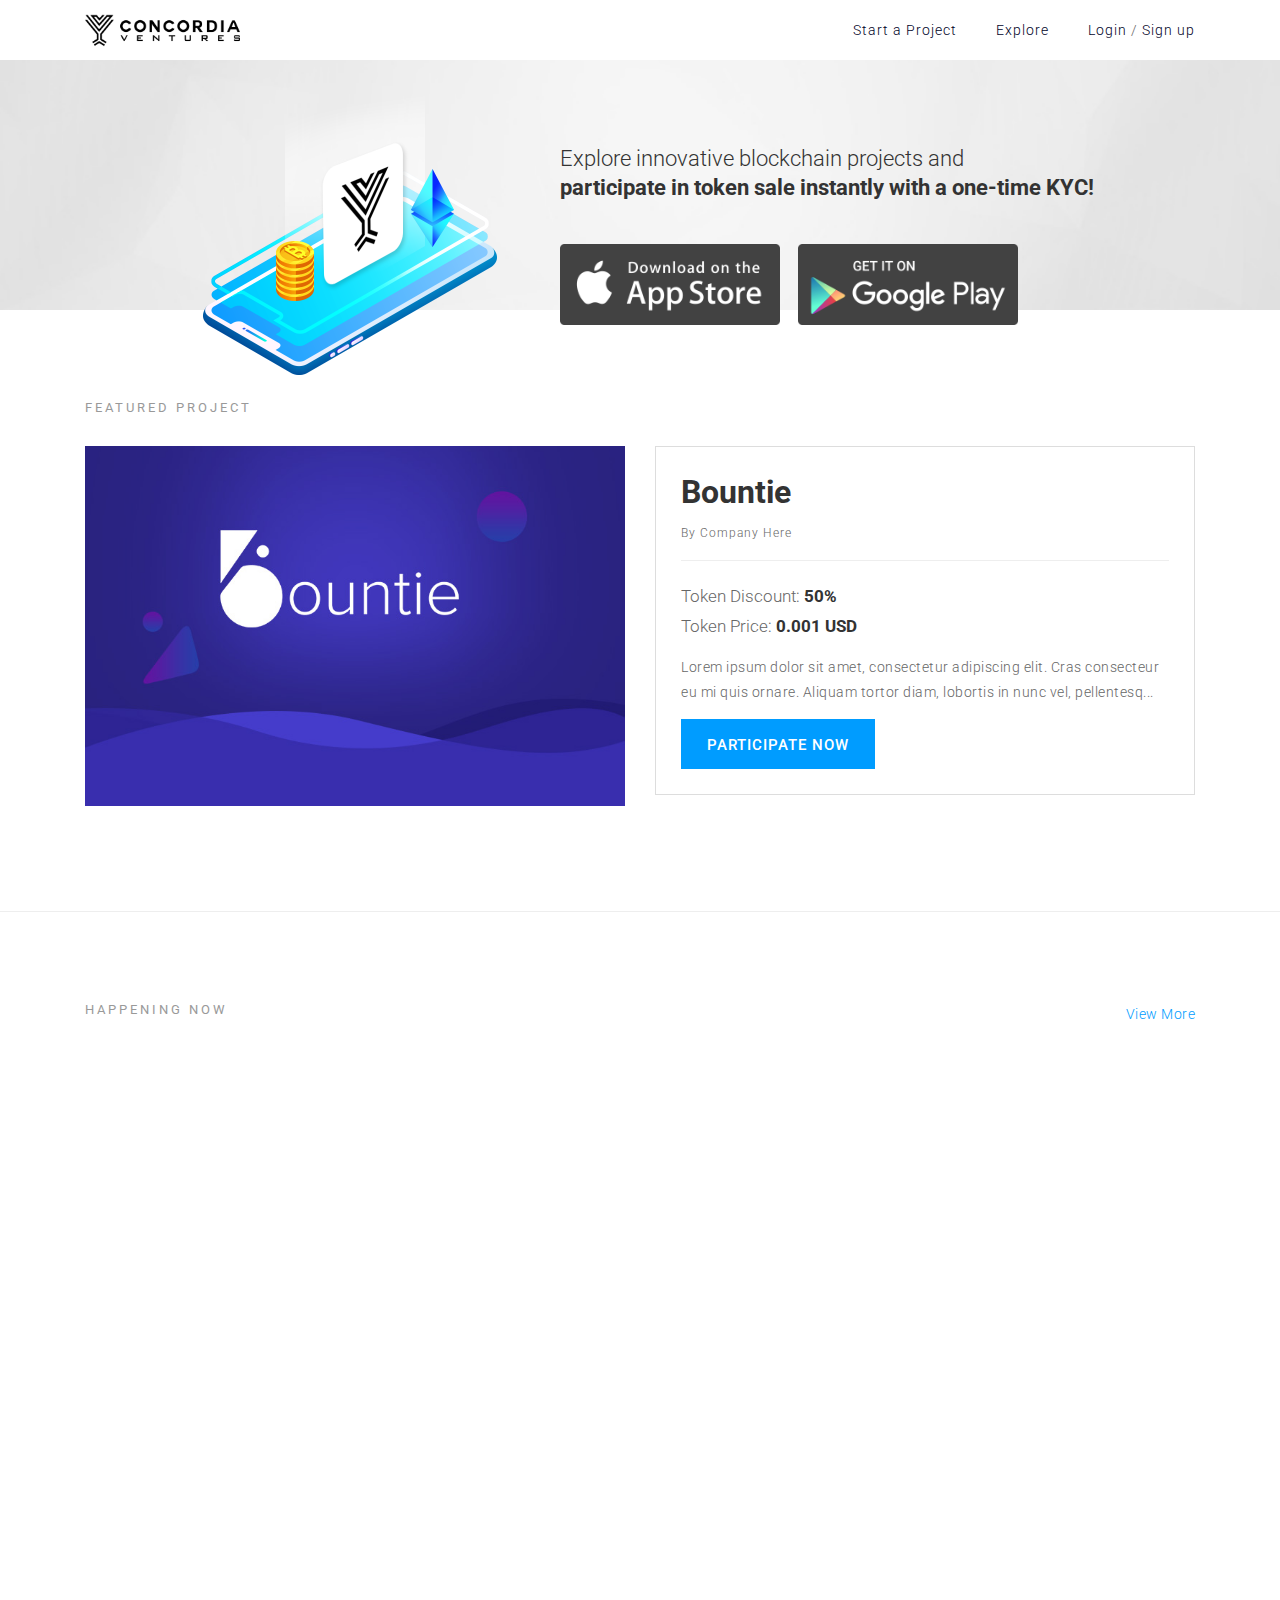
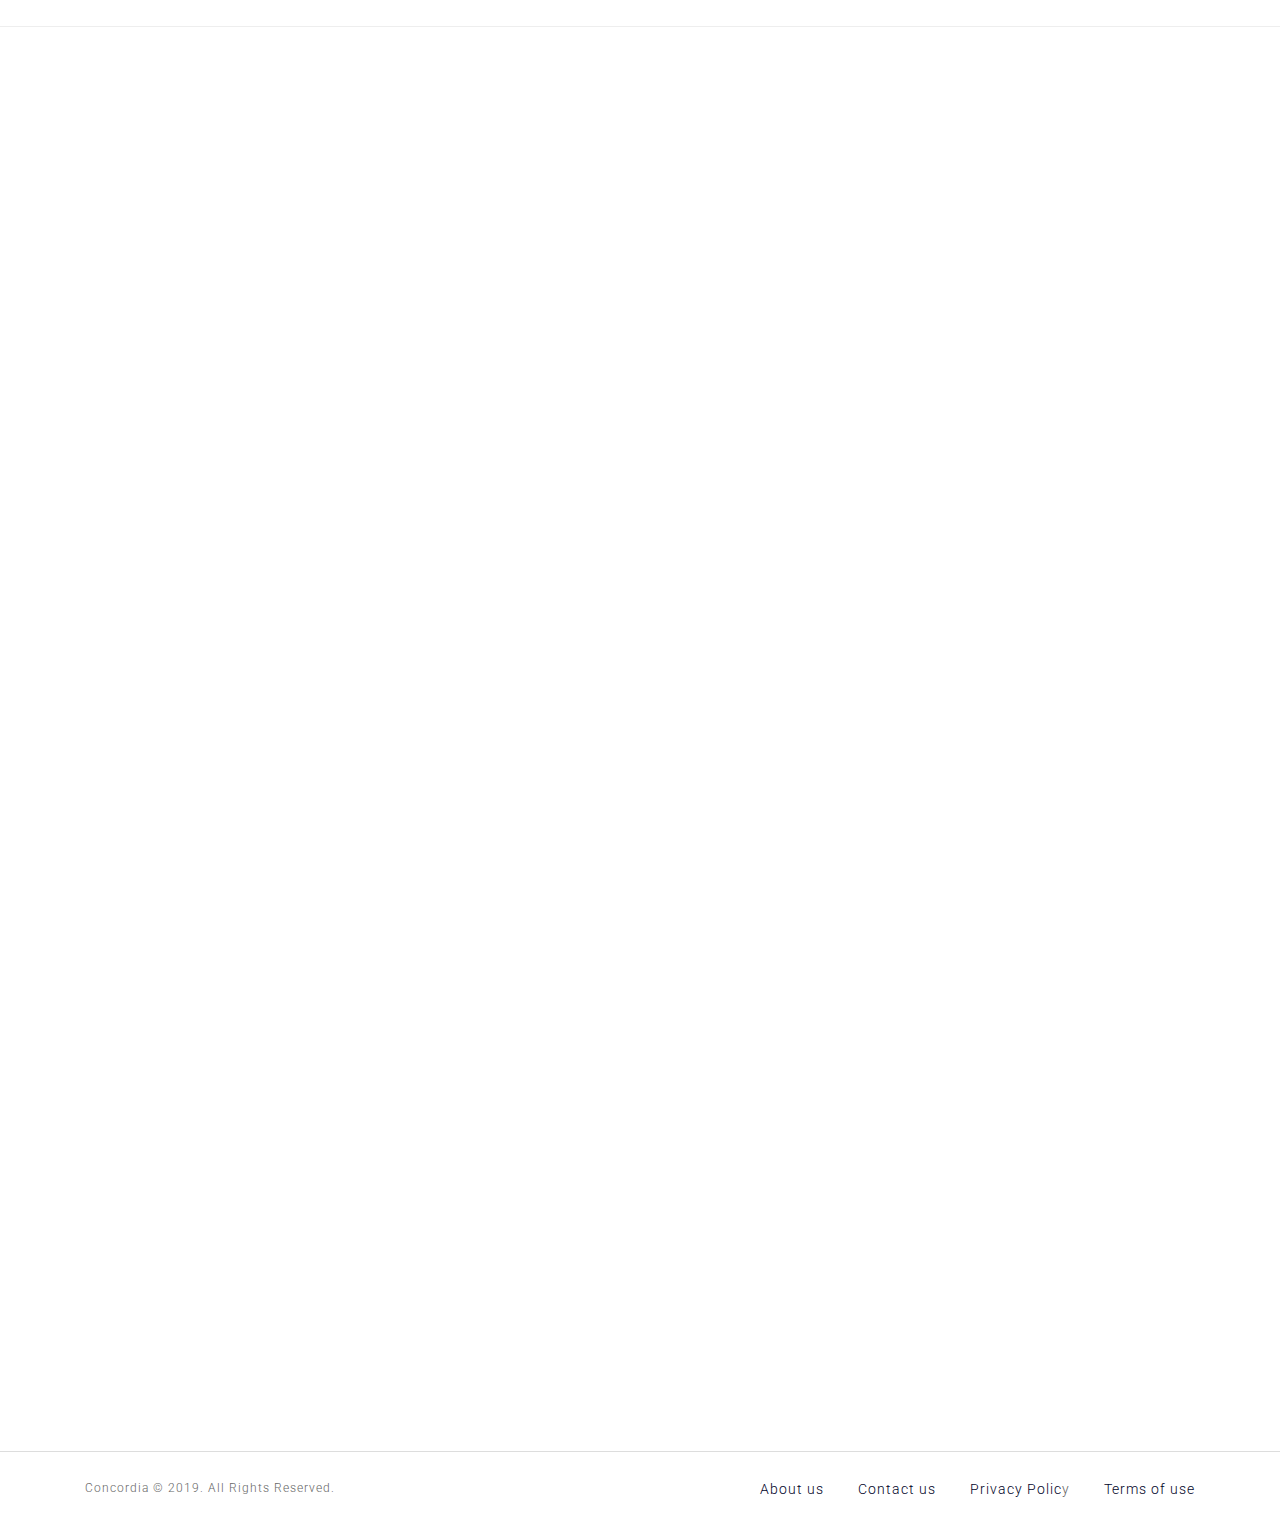
<file: index.html>
<!DOCTYPE html>
<html>
<head>
    <meta charset="utf-8" />
    <meta http-equiv="X-UA-Compatible" content="IE=edge">
    <title>Concordia 2019</title>
    <meta name="viewport" content="width=device-width, initial-scale=1">
    <!-- Bootstrap & Jquery -->
    <link rel="stylesheet" href="https://maxcdn.bootstrapcdn.com/bootstrap/4.1.3/css/bootstrap.min.css">
    <script src="https://ajax.googleapis.com/ajax/libs/jquery/1.11.0/jquery.min.js"></script>
    <script src="https://maxcdn.bootstrapcdn.com/bootstrap/4.1.3/js/bootstrap.min.js"></script>

    <!-- Fonts & FontAwesome -->
    <link href="https://fonts.googleapis.com/css?family=Roboto:300,300i,400,500,700" rel="stylesheet">
    <link rel="stylesheet" href="https://use.fontawesome.com/releases/v5.6.3/css/all.css" integrity="sha384-UHRtZLI+pbxtHCWp1t77Bi1L4ZtiqrqD80Kn4Z8NTSRyMA2Fd33n5dQ8lWUE00s/" crossorigin="anonymous">

    <link href="style.css" rel="stylesheet" type="text/css" />
    <link href="animate.css" rel="stylesheet" type="text/css" />
    <link href="magnific-popup.css" rel="stylesheet">
    <link href="sidemenu.css" rel="stylesheet">
    <link href="flexslider.css" rel="stylesheet" type="text/css" />
    <link href="media-queries.css" rel="stylesheet">
    <link rel="shortcut icon" type="image/png" href="img/favicon.png"/>


<style>
			
			.white-popup {
			position: relative;
			background: #fff;
			width: auto;
			max-width: 945px;
			margin: 25px auto;
			padding: 50px 25px;
			}
			
			#login, #signup {
			max-width: 360px;
			padding:30px;
			text-align: center;
			}
			
			#login .btn, #signup .btn {
			width: 100%;
			}
			
			#invest {
			max-width:555px;
			padding:30px;
			text-align: center;
			}
			
			.mfp-bg {
			background: #333;
			}
			.mfp-close-btn-in .mfp-close {
			color: #999999;
			}
			.mfp-close {
			font-size: 36px;
      }
      
			
			
		</style>

<!-- Add sidemenu -->
<script>
(function($){
	// Menu Functions
	$(document).ready(function(){
  	$('#menuToggle').click(function(e){
    	var $parent = $(this).parent('nav');
      $parent.toggleClass("open");
      var navState = $parent.hasClass('open') ? "hide" : "show";
      $(this).attr("title", navState + " navigation");
			// Set the timeout to the animation length in the CSS.
			setTimeout(function(){
				console.log("timeout set");
				$('#menuToggle > span').toggleClass("navClosed").toggleClass("navOpen");
			}, 200);
    	e.preventDefault();
  	});
  });
})(jQuery);

          function closeSidebar(e) {
            var obj = event.target;
            var $parent = $('nav');
            $parent.toggleClass("open");
            var navState = $parent.hasClass('open') ? "hide" : "show";
            $(obj).attr("title", navState + " navigation");
            setTimeout(function () {
              $('#menuToggle > span').toggleClass("navClosed").toggleClass("navOpen");
            }, 200);
          }

   </script>

</head>
<body>
  
<!------------ Navigation start ------------>
<header>
  <div class="container"><a href="index.html">
    <div id="logo"><img src="img/logo.png" alt=""></div>
    </a>
    <ul id="menu">
      <li><a href="start-a-project.html">Start a Project</a></li>
      <li><a href="explore.html">Explore</a></li>
      <li><a href="#login" class="first-popup-link">Login</a> / <a href="#signup" class="second-popup-link">Sign up</a></li>
    </ul>
    <nav> 
      <a href="" id="menuToggle" title="show menu"><span class="navClosed"></span></a> 
      <div class="login-s">
				<a href="#login" class="first-popup-link"><i class="fa fa-lock" aria-hidden="true"></i> Login</a>
			</div>
			<div class="login-s signup-s">
				<a href="#signup" class="second-popup-link"><i class="fa fa-user" aria-hidden="true"></i> Sign Up</a>
			</div>
      <div style="clear: both;"></div>
      <a href="start-a-project.html">Start a Project</a>
      <a href="explore.html">Explore</a>
    </nav>
  </div>
</header>
<!------------ Navigation end ------------>

<!------------ Home start ------------>
<div id="home">
  <div class="container">
    <div class="row">
      <div class="col-lg-5 col-md-5 v-pad img-app wow fadeInLeft" data-wow-delay="0.3s">
        <img src="img/img-app.png" alt="">
      </div>
      <div class="col-lg-7 col-md-7 v-pad home-r">
        <h2 class="wow fadeInUp" data-wow-delay="0.3s">Explore innovative blockchain projects and<br><span class="bold">participate in token sale instantly with a one-time KYC!</span></h2>
        <br><br><br>
        <ul class="dlinks">
          <li class="wow fadeInUp" data-wow-delay="0.6s"><img src="img/download-appstore.png" alt=""></li>
          <li class="wow fadeInUp" data-wow-delay="0.9s"><img src="img/download-googleplay.png" alt=""></li>
        </ul>
      </div>
    </div>
  </div>
</div>
<!------------ Home end ------------>

<!------------ Featured start ------------>
<section>
  <div class="container">
    <h4 class="wow fadeInUp" data-wow-delay="0.3s">Featured Project</h4>
    <br>
    <div class="row">
      <div class="col-lg-6 v-pad wow fadeInUp" data-wow-delay="0.6s">
        <img src="img/featured-1.jpg" alt="">
      </div>
      <div class="col-lg-6 v-pad">
          <div class="featured-info wow fadeInUp" data-wow-delay="0.6s">
          <h1>Bountie</h1>
          <br>
          <p class="small-font">By Company Here</p>
          <div style="height:1px; width:100%; background:#eeeeee; margin:20px 0;"></div>
          <h3>Token Discount: <span class="black-text bold">50%</span></h3>
          <h3>Token Price: <span class="black-text bold">0.001 USD</span></h3>
          <br>
          <p>Lorem ipsum dolor sit amet, consectetur adipiscing elit. Cras consecteur eu mi quis ornare. Aliquam tortor diam, lobortis in nunc vel, pellentesq...</p>
          <br>
          <a href="#participate" class="btn">Participate Now</a>
        </div>
      </div>
    </div>
  </div>
</section>

<section class="sec-border">
  <div class="container">
    <div style="float:left;"><h4>Happening Now</h4></div>
    <div style="float:right;"><p class="blue-text">View More</p></div>
    <div style="clear:both;"></div>
    <div class="row">
      <div class="col-lg-4 v-pad wow fadeInUp" data-wow-delay="0.3s">
        <img src="img/featured-2.jpg" alt="">
        <div class="featured-col">
          <h2>GAED2</h2>
          <p>Token Discount: <span class="black-text bold">50%</span></p>
          <p>Token Price: <span class="black-text bold">0.001 USD</span></p>
          <div style="height:1px; width:100%; background:#eeeeee; margin:20px 0;"></div>
          <p>Lorem ipsum dolor sit amet, consectetur adipiscing elitcras consectetur eumi quis ornare aliquam tortordiam.</p>
        </div>
      </div>
      <div class="col-lg-4 v-pad wow fadeInUp" data-wow-delay="0.6s">
        <img src="img/featured-3.jpg" alt="">
        <div class="featured-col">
          <h2>Consentium</h2>
          <p>Token Discount: <span class="black-text bold">50%</span></p>
          <p>Token Price: <span class="black-text bold">0.001 USD</span></p>
          <div style="height:1px; width:100%; background:#eeeeee; margin:20px 0;"></div>
          <p>Lorem ipsum dolor sit amet, consectetur adipiscing elitcras consectetur eumi quis ornare aliquam tortordiam.</p>
        </div>
      </div> 
      <div class="col-lg-4 v-pad wow fadeInUp" data-wow-delay="0.9s">
        <img src="img/featured-2.jpg" alt="">
        <div class="featured-col">
          <h2>GAED2</h2>
          <p>Token Discount: <span class="black-text bold">50%</span></p>
          <p>Token Price: <span class="black-text bold">0.001 USD</span></p>
          <div style="height:1px; width:100%; background:#eeeeee; margin:20px 0;"></div>
          <p>Lorem ipsum dolor sit amet, consectetur adipiscing elitcras consectetur eumi quis ornare aliquam tortordiam.</p>
        </div>
      </div>  
    </div>
  </div>
</section>
<section class="sec-border">
  <div class="container">
    <div class="row">
      <div class="col-lg-6 v-pad wow fadeInUp" data-wow-delay="0.3s">
        <img src="img/img-investor.jpg" alt="">
      </div>
      <div class="col-lg-6 v-pad wow fadeInUp" data-wow-delay="0.6s">
        <h1>Why Invest Through Concordia?</h1>
        <div class="h-line"></div>
        <ul class="fa-ul">
          <li><i class="fa-li fa fa-check"></i>
            <p>Access various projects’ token sales with just a one-time KYC</p>
          </li>
          <li><i class="fa-li fa fa-check"></i>
            <p>Eligible for token sale discounts only with us</p>
          </li>
          <li><i class="fa-li fa fa-check"></i>
            <p>Alternatively, invest on-the-go with our secure mobile app</p>
          </li>
          <li><i class="fa-li fa fa-check"></i>
            <p>Escrowed funds ensure projects release tokens with smart contract</p>
          </li>
        </ul>
        <br>
        <a href="" class="btn">Invest Now</a>
      </div>
    </div>
    <div class="row">
      <div class="col-lg-6 v-pad wow fadeInUp" data-wow-delay="0.3s">
        <img src="img/img-fundraising.jpg" alt="">
      </div>
      <div class="col-lg-6 v-pad wow fadeInUp" data-wow-delay="0.6s">
        <h1>Why fund with Concordia?</h1>
        <div class="h-line"></div>
        <ul class="fa-ul">
          <li><i class="fa-li fa fa-check"></i>
            <p>Access to a global network of token sale supporters and investors</p>
          </li>
          <li><i class="fa-li fa fa-check"></i>
            <p>We ensure that projects are compliant within their jurisdiction</p>
          </li>
          <li><i class="fa-li fa fa-check"></i>
            <p>KYC, AML and compliance in place to review investors</p>
          </li>
          <li><i class="fa-li fa fa-check"></i>
            <p>We have expert reviews who will be able to validate successful projects</p>
          </li>
        </ul>
        <br>
        <a href="" class="btn">Raise Funds Now!</a>
      </div>
    </div>
  </div>
</section>
<!------------ Featured end ------------>

<!------------ CTA start ------------>
<div class="cta-info-m wow fadeInUp" data-wow-delay="0.3s">
    <h1>Participate on-the-go in your favourite token sales today!</h1>
    <br>
    <ul class="fa-ul">
      <li><i class="fa-li fa fa-check-circle"></i>
        <h2 class="bold">One-time KYC</h2>
      </li>
      <li><i class="fa-li fa fa-check-circle"></i>
        <h2 class="bold">Exclusive bonuses</h>
      </li>
    </ul>
    <br>
    <ul class="dlinks">
      <li><a href="" target="_blank"><img src="img/download-appstore.png" alt=""></a></li>
      <li><a href="" target="_blank"><img src="img/download-googleplay.png" alt=""></a></li>
    </ul>
</div>
<section class="cta wow fadeInUp" data-wow-delay="0.3s">
  <div class="container">
    <div class="row">
      <div class="col-xl-6 col-lg-6 col-md-6 col-sm-6 col-12"></div>
      <div class="col-xl-6 col-lg-6 col-md-6 col-sm-6 col-12 cta-info">
        <h1>Participate on-the-go in your favourite token sales today!</h1>
        <br>
        <ul class="fa-ul">
          <li><i class="fa-li fa fa-check-circle"></i>
            <h2 class="bold">One-time KYC</h2>
          </li>
          <li><i class="fa-li fa fa-check-circle"></i>
            <h2 class="bold">Exclusive bonuses</h>
          </li>
        </ul>
        <br>
        <ul class="dlinks">
          <li><a href="" target="_blank"><img src="img/download-appstore.png" alt=""></a></li>
          <li><a href="" target="_blank"><img src="img/download-googleplay.png" alt=""></a></li>
        </ul>
      </div>
    </div>
  </div>
</section>
<!------------ CTA end ------------>

<!------------ Footer start ------------>
<footer>
  <div class="container">
    <ul class="footer-menu">
      <li><a href="about.html">About us</a></li>
      <li><a href="contact.html">Contact us</a></li>
      <li><a href="privacy-policy.html">Privacy Polic</a>y</li>
      <li><a href="terms.html">Terms of use</a></li>
    </ul>
    <div class="copyright">Concordia © 2019. All Rights Reserved.</div>
    <div style="clear:both"></div>
  </div>
</footer>
<!------------ Footer end ------------>

<!---------- Popup content ------------> 
<div id="" class="white-popup mfp-hide sans">

</div>
<!----------Popup content end ------------> 

<!------------ Login & signup popup ------------>
<div id="login" class="white-popup mfp-hide sans">
    <h3 class="bold">Login</h3>
    <br><br>
    <a href="" class="btn facebook-btn small-btn"><i class="fab fa-facebook-f"></i> &nbsp;&nbsp;Log in with Facebook</a>
    <br><br>
    <a href="" class="btn google-btn small-btn"><i class="fab fa-google"></i> &nbsp;&nbsp;Log in with Google</a>
    <br><br><br>
    <p class="small-font">Or sign in with email</p>
    <br><br>
    <input type="text" class="input-style" placeholder="john.doe@email.com ">
    <br><br>
    <input type="text" class="input-style" placeholder="Password ">
    <br><br>
    <div style="float:left;"><input type="checkbox"> &nbsp;&nbsp;<span class="small-font">Remember me</span></div>
    <div style="float: right; margin-top: 2px;"><a href=""><span class="small-font" style="color:#24abd8;">Forgot your password?</span></a></div>
    <div style="clear: both;"></div>
    <br><br>
    <a href="my-account.html" class="btn small-btn">Log In</a>
    <br><br>
    <p class="small-font">Don’t have an account? <a href="#signup" style="color:#24abd8;" class="second-popup-link">Sign up</a></p>
  </div>
  
  <div id="signup" class="white-popup mfp-hide sans">		
    <h3 class="bold">Sign Up</h3>
    <br><br>
    <a href="" class="btn facebook-btn small-btn"><i class="fab fa-facebook-f"></i> &nbsp;&nbsp;Log in with Facebook</a>
    <br><br>
    <a href="" class="btn google-btn small-btn"><i class="fab fa-google"></i> &nbsp;&nbsp;Log in with Google</a>
    <br><br><br>
    <p>Or sign up with email</p>
    <br><br>
    <input type="text" class="input-style" placeholder="Name ">
    <br><br>
    <input type="text" class="input-style" placeholder="Your Email ">
    <br><br>
    <input type="text" class="input-style" placeholder="Password ">
    <br><br>
    <table>
      <tbody>
        <tr valign="top">
          <td style="width:25px;"><input type="checkbox" value="value1" oninput="this.className = ''"></td>
          <td><p class="small-font" style="text-align: left;">I would like to receive latest news & updates</p></td>
        </tr>
        <tr valign="top">
          <td style="width:25px;"><input type="checkbox" value="value2" oninput="this.className = ''"></td>
          <td><p class="small-font" style="text-align: left;">I have read and agree with the <a href="terms.html" target="_blank" style="color:#24abd8">Terms & Conditions</a> and <a href="privacy.html" target="_blank" style="color:#24abd8">Privacy Policy</a></p></td>
        </tr>
      </tbody>
    </table>
    <br><br>
    <a href="my-account.html" class="btn small-btn">Sign Up</a>
    <br><br>
    <p class="small-font">Already have an account? <a href="#login" style="color:#24abd8;" class="first-popup-link">Sign in</a></p>
  </div>
  <!------------ Login & signup end ------------>

<!------------ Explore search ------------>
<script>
$(document).ready(function(){
  
  // variables
  var $header_top = $('.header-top');
  var $nav = $('.explore-search-m');

  // toggle menu 
  $header_top.find('.toggle-menu').on('click', function() {
    $(this).parent().toggleClass('open-menu');
  });
  
  $nav.find('.close-menu').on('click', function() {
    $('.header-top').toggleClass('open-menu');
  });

});

</script>



<!-- Apply class change on window scroll --> 
<script>
$(window).scroll(function() {
  var addRemClass = $(window).scrollTop() > 0 ? 'addClass' : 'removeClass';
    $("header")[addRemClass]('bgChange');
});
</script>    

<!-- Add flexslider -->
<script src="js/jquery.flexslider-min.js"></script>
<script>
    $(document).ready(function () {
        $('.flexslider').flexslider({
            animation: 'slide',
            controlsContainer: '.flexslider',
			slideshowSpeed: 3500
        });
    });
	
</script>

<!-- Add magnifique popup --> 
<script src="js/jquery.magnific-popup.min.js"></script>
<!-- Add magnifique popup --> 
		
<script>
    $(document).ready(function () {				
      $('.open-popup-link').magnificPopup({
        type:'inline',
        midClick: true,
        mainClass: 'mfp-fade' // allow opening popup on middle mouse click. Always set it to true if you don't provide alternative source.
        
      });
      
      
      // Show loading animation				
      $('.submit-btn').each(function() {
        $(this).on('click', function(e) {
          e.preventDefault();
          
          var loadingDiv = $('.loading');
          loadingDiv.show();
          
          setTimeout(function() { 
            loadingDiv.hide();
          }, 5000);
          
        });
      });	
    });
  </script>
  
  <script>
    $('.first-popup-link, .second-popup-link').magnificPopup({
      closeBtnInside:true
    });	
  </script>

<!-- Animate element -->
<script src="js/wow.js"></script>
<script>
new WOW().init();
</script>

<script>
(function(d){d.each(["backgroundColor","borderBottomColor","borderLeftColor","borderRightColor","borderTopColor","color","outlineColor"],function(f,e){d.fx.step[e]=function(g){if(!g.colorInit){g.start=c(g.elem,e);g.end=b(g.end);g.colorInit=true}g.elem.style[e]="rgb("+[Math.max(Math.min(parseInt((g.pos*(g.end[0]-g.start[0]))+g.start[0]),255),0),Math.max(Math.min(parseInt((g.pos*(g.end[1]-g.start[1]))+g.start[1]),255),0),Math.max(Math.min(parseInt((g.pos*(g.end[2]-g.start[2]))+g.start[2]),255),0)].join(",")+")"}});function b(f){var e;if(f&&f.constructor==Array&&f.length==3){return f}if(e=/rgb\(\s*([0-9]{1,3})\s*,\s*([0-9]{1,3})\s*,\s*([0-9]{1,3})\s*\)/.exec(f)){return[parseInt(e[1]),parseInt(e[2]),parseInt(e[3])]}if(e=/rgb\(\s*([0-9]+(?:\.[0-9]+)?)\%\s*,\s*([0-9]+(?:\.[0-9]+)?)\%\s*,\s*([0-9]+(?:\.[0-9]+)?)\%\s*\)/.exec(f)){return[parseFloat(e[1])*2.55,parseFloat(e[2])*2.55,parseFloat(e[3])*2.55]}if(e=/#([a-fA-F0-9]{2})([a-fA-F0-9]{2})([a-fA-F0-9]{2})/.exec(f)){return[parseInt(e[1],16),parseInt(e[2],16),parseInt(e[3],16)]}if(e=/#([a-fA-F0-9])([a-fA-F0-9])([a-fA-F0-9])/.exec(f)){return[parseInt(e[1]+e[1],16),parseInt(e[2]+e[2],16),parseInt(e[3]+e[3],16)]}if(e=/rgba\(0, 0, 0, 0\)/.exec(f)){return a.transparent}return a[d.trim(f).toLowerCase()]}function c(g,e){var f;do{f=d.css(g,e);if(f!=""&&f!="transparent"||d.nodeName(g,"body")){break}e="backgroundColor"}while(g=g.parentNode);return b(f)}var a={aqua:[0,255,255],azure:[240,255,255],beige:[245,245,220],black:[0,0,0],blue:[0,0,255],brown:[165,42,42],cyan:[0,255,255],darkblue:[0,0,139],darkcyan:[0,139,139],darkgrey:[169,169,169],darkgreen:[0,100,0],darkkhaki:[189,183,107],darkmagenta:[139,0,139],darkolivegreen:[85,107,47],darkorange:[255,140,0],darkorchid:[153,50,204],darkred:[139,0,0],darksalmon:[233,150,122],darkviolet:[148,0,211],fuchsia:[255,0,255],gold:[255,215,0],green:[0,128,0],indigo:[75,0,130],khaki:[240,230,140],lightblue:[173,216,230],lightcyan:[224,255,255],lightgreen:[144,238,144],lightgrey:[211,211,211],lightpink:[255,182,193],lightyellow:[255,255,224],lime:[0,255,0],magenta:[255,0,255],maroon:[128,0,0],navy:[0,0,128],olive:[128,128,0],orange:[255,165,0],pink:[255,192,203],purple:[128,0,128],violet:[128,0,128],red:[255,0,0],silver:[192,192,192],white:[255,255,255],yellow:[255,255,0],transparent:[255,255,255]}})(jQuery);
</script>

</body>
</html>
</file>
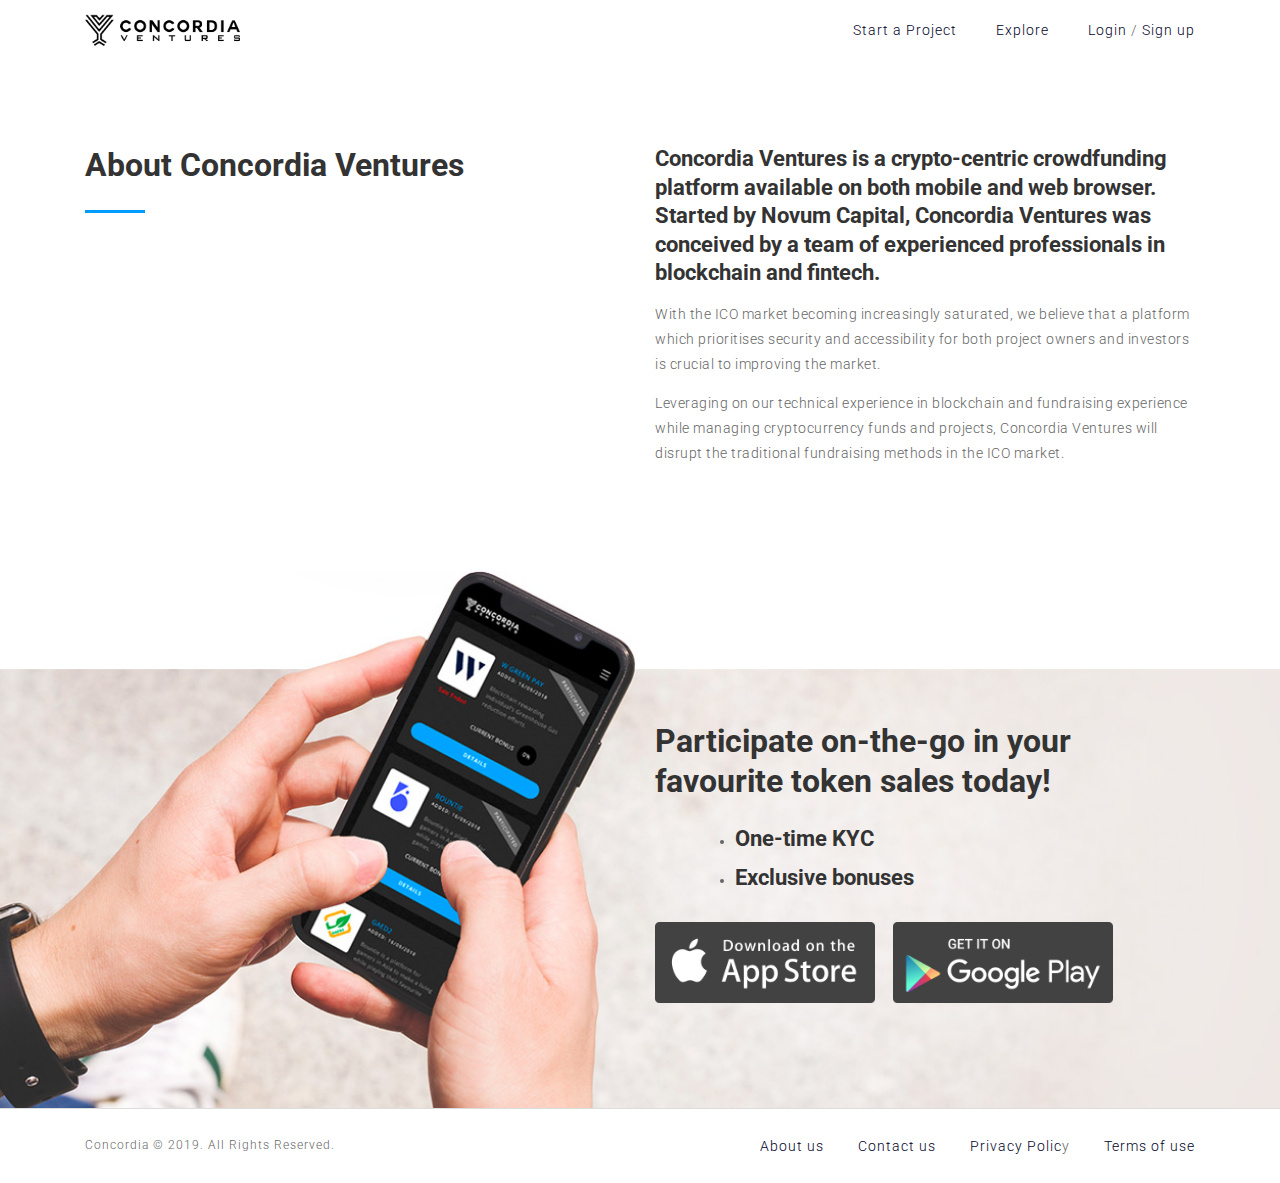
<file: about.html>
<!DOCTYPE html>
<html>
<head>
    <meta charset="utf-8" />
    <meta http-equiv="X-UA-Compatible" content="IE=edge">
    <title>Concordia 2019 - About</title>
    <meta name="viewport" content="width=device-width, initial-scale=1">
    <!-- Bootstrap & Jquery -->
    <link rel="stylesheet" href="https://maxcdn.bootstrapcdn.com/bootstrap/4.1.3/css/bootstrap.min.css">
    <script src="https://ajax.googleapis.com/ajax/libs/jquery/1.11.0/jquery.min.js"></script>
    <script src="https://maxcdn.bootstrapcdn.com/bootstrap/4.1.3/js/bootstrap.min.js"></script>

    <!-- Fonts & FontAwesome -->
    <link href="https://fonts.googleapis.com/css?family=Roboto:300,300i,400,500,700" rel="stylesheet">
    <link rel="stylesheet" href="https://use.fontawesome.com/releases/v5.6.3/css/all.css" integrity="sha384-UHRtZLI+pbxtHCWp1t77Bi1L4ZtiqrqD80Kn4Z8NTSRyMA2Fd33n5dQ8lWUE00s/" crossorigin="anonymous">

    <link href="style.css" rel="stylesheet" type="text/css" />
    <link href="animate.css" rel="stylesheet" type="text/css" />
    <link href="magnific-popup.css" rel="stylesheet">
    <link href="sidemenu.css" rel="stylesheet">
    <link href="flexslider.css" rel="stylesheet" type="text/css" />
    <link href="media-queries.css" rel="stylesheet">
    <link rel="shortcut icon" type="image/png" href="img/favicon.png"/>


<style>
			
			.white-popup {
			position: relative;
			background: #fff;
			width: auto;
			max-width: 945px;
			margin: 25px auto;
			padding: 50px 25px;
			}
			
			#login, #signup {
			max-width: 360px;
			padding:30px;
			text-align: center;
			}
			
			#login .btn, #signup .btn {
			width: 100%;
			}
			
			#invest {
			max-width:555px;
			padding:30px;
			text-align: center;
			}
			
			.mfp-bg {
			background: #333;
			}
			.mfp-close-btn-in .mfp-close {
			color: #999999;
			}
			.mfp-close {
			font-size: 36px;
			}
			
			
		</style>

<!-- Add sidemenu -->
<script>
(function($){
	// Menu Functions
	$(document).ready(function(){
  	$('#menuToggle').click(function(e){
    	var $parent = $(this).parent('nav');
      $parent.toggleClass("open");
      var navState = $parent.hasClass('open') ? "hide" : "show";
      $(this).attr("title", navState + " navigation");
			// Set the timeout to the animation length in the CSS.
			setTimeout(function(){
				console.log("timeout set");
				$('#menuToggle > span').toggleClass("navClosed").toggleClass("navOpen");
			}, 200);
    	e.preventDefault();
  	});
  });
})(jQuery);

          function closeSidebar(e) {
            var obj = event.target;
            var $parent = $('nav');
            $parent.toggleClass("open");
            var navState = $parent.hasClass('open') ? "hide" : "show";
            $(obj).attr("title", navState + " navigation");
            setTimeout(function () {
              $('#menuToggle > span').toggleClass("navClosed").toggleClass("navOpen");
            }, 200);
          }

   </script>

</head>
<body>
  
<!------------ Navigation start ------------>
<header>
  <div class="container"><a href="index.html">
    <div id="logo"><img src="img/logo.png" alt=""></div>
    </a>
    <ul id="menu">
      <li><a href="start-a-project.html">Start a Project</a></li>
      <li><a href="explore.html">Explore</a></li>
      <li><a href="#login" class="first-popup-link">Login</a> / <a href="#signup" class="second-popup-link">Sign up</a></li>
    </ul>
    <nav> 
      <a href="" id="menuToggle" title="show menu"><span class="navClosed"></span></a> 
      <div class="login-s">
				<a href="#login" class="first-popup-link"><i class="fa fa-lock" aria-hidden="true"></i> Login</a>
			</div>
			<div class="login-s signup-s">
				<a href="#signup" class="second-popup-link"><i class="fa fa-user" aria-hidden="true"></i> Sign Up</a>
			</div>
      <div style="clear: both;"></div>
      <a href="start-a-project.html">Start a Project</a>
      <a href="explore.html">Explore</a>
    </nav>
  </div>
</header>
<!------------ Navigation end ------------>

<!------------ About start ------------>
<section style="padding-top:130px;">
  <div class="container">
    <div class="row">
      <div class="col-lg-6 col-md-6 v-pad">
        <h1 class="wow fadeInUp" data-wow-delay="0.3s">About Concordia Ventures</h1>
        <div class="h-line wow fadeInUp" data-wow-delay="0.6s"></div>
      </div>
      <div class="col-lg-6 col-md-6 v-pad  wow fadeInUp" data-wow-delay="0.6s">
        <h2 class="bold black-text">Concordia Ventures is a crypto-centric crowdfunding platform available on both mobile and web browser. Started by Novum Capital, Concordia Ventures was conceived by a team of experienced professionals in blockchain and fintech.</h2>
        <br>
        <p>With the ICO market becoming increasingly saturated, we believe that a platform which prioritises security and accessibility for both project owners and investors is crucial to improving the market.</p>
        <br>
        <p>Leveraging on our technical experience in blockchain and fundraising experience while managing cryptocurrency funds and projects, Concordia Ventures will disrupt the traditional fundraising methods in the ICO market.</p>
      </div>
    </div>
  </div>
</section>
<!------------ About end ------------>

<!------------ CTA start ------------>
<div class="cta-info-m wow fadeInUp" data-wow-delay="0.3s">
    <h1>Participate on-the-go in your favourite token sales today!</h1>
    <br>
    <ul class="fa-ul">
      <li><i class="fa-li fa fa-check-circle"></i>
        <h2 class="bold">One-time KYC</h2>
      </li>
      <li><i class="fa-li fa fa-check-circle"></i>
        <h2 class="bold">Exclusive bonuses</h>
      </li>
    </ul>
    <br>
    <ul class="dlinks">
      <li><img src="img/download-appstore.png" alt=""></li>
      <li><img src="img/download-googleplay.png" alt=""></li>
    </ul>
</div>
<section class="cta wow fadeInUp" data-wow-delay="0.3s">
  <div class="container">
    <div class="row">
      <div class="col-xl-6 col-lg-6 col-md-6 col-sm-6 col-12"></div>
      <div class="col-xl-6 col-lg-6 col-md-6 col-sm-6 col-12 cta-info">
        <h1>Participate on-the-go in your favourite token sales today!</h1>
        <br>
        <ul class="fa-ul">
          <li><i class="fa-li fa fa-check-circle"></i>
            <h2 class="bold">One-time KYC</h2>
          </li>
          <li><i class="fa-li fa fa-check-circle"></i>
            <h2 class="bold">Exclusive bonuses</h>
          </li>
        </ul>
        <br>
        <ul class="dlinks">
          <li><img src="img/download-appstore.png" alt=""></li>
          <li><img src="img/download-googleplay.png" alt=""></li>
        </ul>
      </div>
    </div>
  </div>
</section>
<!------------ CTA end ------------>

<!------------ Footer start ------------>
<footer>
  <div class="container">
    <ul class="footer-menu">
      <li><a href="about.html">About us</a></li>
      <li><a href="contact.html">Contact us</a></li>
      <li><a href="privacy-policy.html">Privacy Polic</a>y</li>
      <li><a href="terms.html">Terms of use</a></li>
    </ul>
    <div class="copyright">Concordia © 2019. All Rights Reserved.</div>
    <div style="clear:both"></div>
  </div>
</footer>
<!------------ Footer end ------------>

<!---------- Popup content ------------> 
<div id="" class="white-popup mfp-hide sans">

</div>
<!----------Popup content end ------------> 

<!------------ Login & signup popup ------------>
<div id="login" class="white-popup mfp-hide sans">
    <h3 class="bold">Login</h3>
    <br><br>
    <a href="" class="btn facebook-btn small-btn"><i class="fab fa-facebook-f"></i> &nbsp;&nbsp;Log in with Facebook</a>
    <br><br>
    <a href="" class="btn google-btn small-btn"><i class="fab fa-google"></i> &nbsp;&nbsp;Log in with Google</a>
    <br><br><br>
    <p class="small-font">Or sign in with email</p>
    <br><br>
    <input type="text" class="input-style" placeholder="john.doe@email.com ">
    <br><br>
    <input type="text" class="input-style" placeholder="Password ">
    <br><br>
    <div style="float:left;"><input type="checkbox"> &nbsp;&nbsp;<span class="small-font">Remember me</span></div>
    <div style="float: right; margin-top: 2px;"><a href=""><span class="small-font" style="color:#24abd8;">Forgot your password?</span></a></div>
    <div style="clear: both;"></div>
    <br><br>
    <a href="my-account.html" class="btn small-btn">Log In</a>
    <br><br>
    <p class="small-font">Don’t have an account? <a href="#signup" style="color:#24abd8;" class="second-popup-link">Sign up</a></p>
  </div>
  
  <div id="signup" class="white-popup mfp-hide sans">		
    <h3 class="bold">Sign Up</h3>
    <br><br>
    <a href="" class="btn facebook-btn small-btn"><i class="fab fa-facebook-f"></i> &nbsp;&nbsp;Log in with Facebook</a>
    <br><br>
    <a href="" class="btn google-btn small-btn"><i class="fab fa-google"></i> &nbsp;&nbsp;Log in with Google</a>
    <br><br><br>
    <p>Or sign up with email</p>
    <br><br>
    <input type="text" class="input-style" placeholder="Name ">
    <br><br>
    <input type="text" class="input-style" placeholder="Your Email ">
    <br><br>
    <input type="text" class="input-style" placeholder="Password ">
    <br><br>
    <table>
      <tbody>
        <tr valign="top">
          <td style="width:25px;"><input type="checkbox" value="value1" oninput="this.className = ''"></td>
          <td><p class="small-font" style="text-align: left;">I would like to receive latest news & updates</p></td>
        </tr>
        <tr valign="top">
          <td style="width:25px;"><input type="checkbox" value="value2" oninput="this.className = ''"></td>
          <td><p class="small-font" style="text-align: left;">I have read and agree with the <a href="terms.html" target="_blank" style="color:#24abd8">Terms & Conditions</a> and <a href="privacy.html" target="_blank" style="color:#24abd8">Privacy Policy</a></p></td>
        </tr>
      </tbody>
    </table>
    <br><br>
    <a href="my-account.html" class="btn small-btn">Sign Up</a>
    <br><br>
    <p class="small-font">Already have an account? <a href="#login" style="color:#24abd8;" class="first-popup-link">Sign in</a></p>
  </div>
  <!------------ Login & signup end ------------>

<!------------ Explore search ------------>
<script>
$(document).ready(function(){
  
  // variables
  var $header_top = $('.header-top');
  var $nav = $('.explore-search-m');

  // toggle menu 
  $header_top.find('.toggle-menu').on('click', function() {
    $(this).parent().toggleClass('open-menu');
  });
  
  $nav.find('.close-menu').on('click', function() {
    $('.header-top').toggleClass('open-menu');
  });

});

</script>



<!-- Apply class change on window scroll --> 
<script>
$(window).scroll(function() {
  var addRemClass = $(window).scrollTop() > 0 ? 'addClass' : 'removeClass';
    $("header")[addRemClass]('bgChange');
});
</script>    

<!-- Add flexslider -->
<script src="js/jquery.flexslider-min.js"></script>
<script>
    $(document).ready(function () {
        $('.flexslider').flexslider({
            animation: 'slide',
            controlsContainer: '.flexslider',
			slideshowSpeed: 3500
        });
    });
	
</script>

<!-- Add magnifique popup --> 
<script src="js/jquery.magnific-popup.min.js"></script>
<!-- Add magnifique popup --> 
		
<script>
    $(document).ready(function () {				
      $('.open-popup-link').magnificPopup({
        type:'inline',
        midClick: true,
        mainClass: 'mfp-fade' // allow opening popup on middle mouse click. Always set it to true if you don't provide alternative source.
        
      });
      
      
      // Show loading animation				
      $('.submit-btn').each(function() {
        $(this).on('click', function(e) {
          e.preventDefault();
          
          var loadingDiv = $('.loading');
          loadingDiv.show();
          
          setTimeout(function() { 
            loadingDiv.hide();
          }, 5000);
          
        });
      });	
    });
  </script>
  
  <script>
    $('.first-popup-link, .second-popup-link').magnificPopup({
      closeBtnInside:true
    });	
  </script>

<!-- Animate element -->
<script src="js/wow.js"></script>
<script>
new WOW().init();
</script>

<script>
(function(d){d.each(["backgroundColor","borderBottomColor","borderLeftColor","borderRightColor","borderTopColor","color","outlineColor"],function(f,e){d.fx.step[e]=function(g){if(!g.colorInit){g.start=c(g.elem,e);g.end=b(g.end);g.colorInit=true}g.elem.style[e]="rgb("+[Math.max(Math.min(parseInt((g.pos*(g.end[0]-g.start[0]))+g.start[0]),255),0),Math.max(Math.min(parseInt((g.pos*(g.end[1]-g.start[1]))+g.start[1]),255),0),Math.max(Math.min(parseInt((g.pos*(g.end[2]-g.start[2]))+g.start[2]),255),0)].join(",")+")"}});function b(f){var e;if(f&&f.constructor==Array&&f.length==3){return f}if(e=/rgb\(\s*([0-9]{1,3})\s*,\s*([0-9]{1,3})\s*,\s*([0-9]{1,3})\s*\)/.exec(f)){return[parseInt(e[1]),parseInt(e[2]),parseInt(e[3])]}if(e=/rgb\(\s*([0-9]+(?:\.[0-9]+)?)\%\s*,\s*([0-9]+(?:\.[0-9]+)?)\%\s*,\s*([0-9]+(?:\.[0-9]+)?)\%\s*\)/.exec(f)){return[parseFloat(e[1])*2.55,parseFloat(e[2])*2.55,parseFloat(e[3])*2.55]}if(e=/#([a-fA-F0-9]{2})([a-fA-F0-9]{2})([a-fA-F0-9]{2})/.exec(f)){return[parseInt(e[1],16),parseInt(e[2],16),parseInt(e[3],16)]}if(e=/#([a-fA-F0-9])([a-fA-F0-9])([a-fA-F0-9])/.exec(f)){return[parseInt(e[1]+e[1],16),parseInt(e[2]+e[2],16),parseInt(e[3]+e[3],16)]}if(e=/rgba\(0, 0, 0, 0\)/.exec(f)){return a.transparent}return a[d.trim(f).toLowerCase()]}function c(g,e){var f;do{f=d.css(g,e);if(f!=""&&f!="transparent"||d.nodeName(g,"body")){break}e="backgroundColor"}while(g=g.parentNode);return b(f)}var a={aqua:[0,255,255],azure:[240,255,255],beige:[245,245,220],black:[0,0,0],blue:[0,0,255],brown:[165,42,42],cyan:[0,255,255],darkblue:[0,0,139],darkcyan:[0,139,139],darkgrey:[169,169,169],darkgreen:[0,100,0],darkkhaki:[189,183,107],darkmagenta:[139,0,139],darkolivegreen:[85,107,47],darkorange:[255,140,0],darkorchid:[153,50,204],darkred:[139,0,0],darksalmon:[233,150,122],darkviolet:[148,0,211],fuchsia:[255,0,255],gold:[255,215,0],green:[0,128,0],indigo:[75,0,130],khaki:[240,230,140],lightblue:[173,216,230],lightcyan:[224,255,255],lightgreen:[144,238,144],lightgrey:[211,211,211],lightpink:[255,182,193],lightyellow:[255,255,224],lime:[0,255,0],magenta:[255,0,255],maroon:[128,0,0],navy:[0,0,128],olive:[128,128,0],orange:[255,165,0],pink:[255,192,203],purple:[128,0,128],violet:[128,0,128],red:[255,0,0],silver:[192,192,192],white:[255,255,255],yellow:[255,255,0],transparent:[255,255,255]}})(jQuery);
</script>

</body>
</html>
</file>
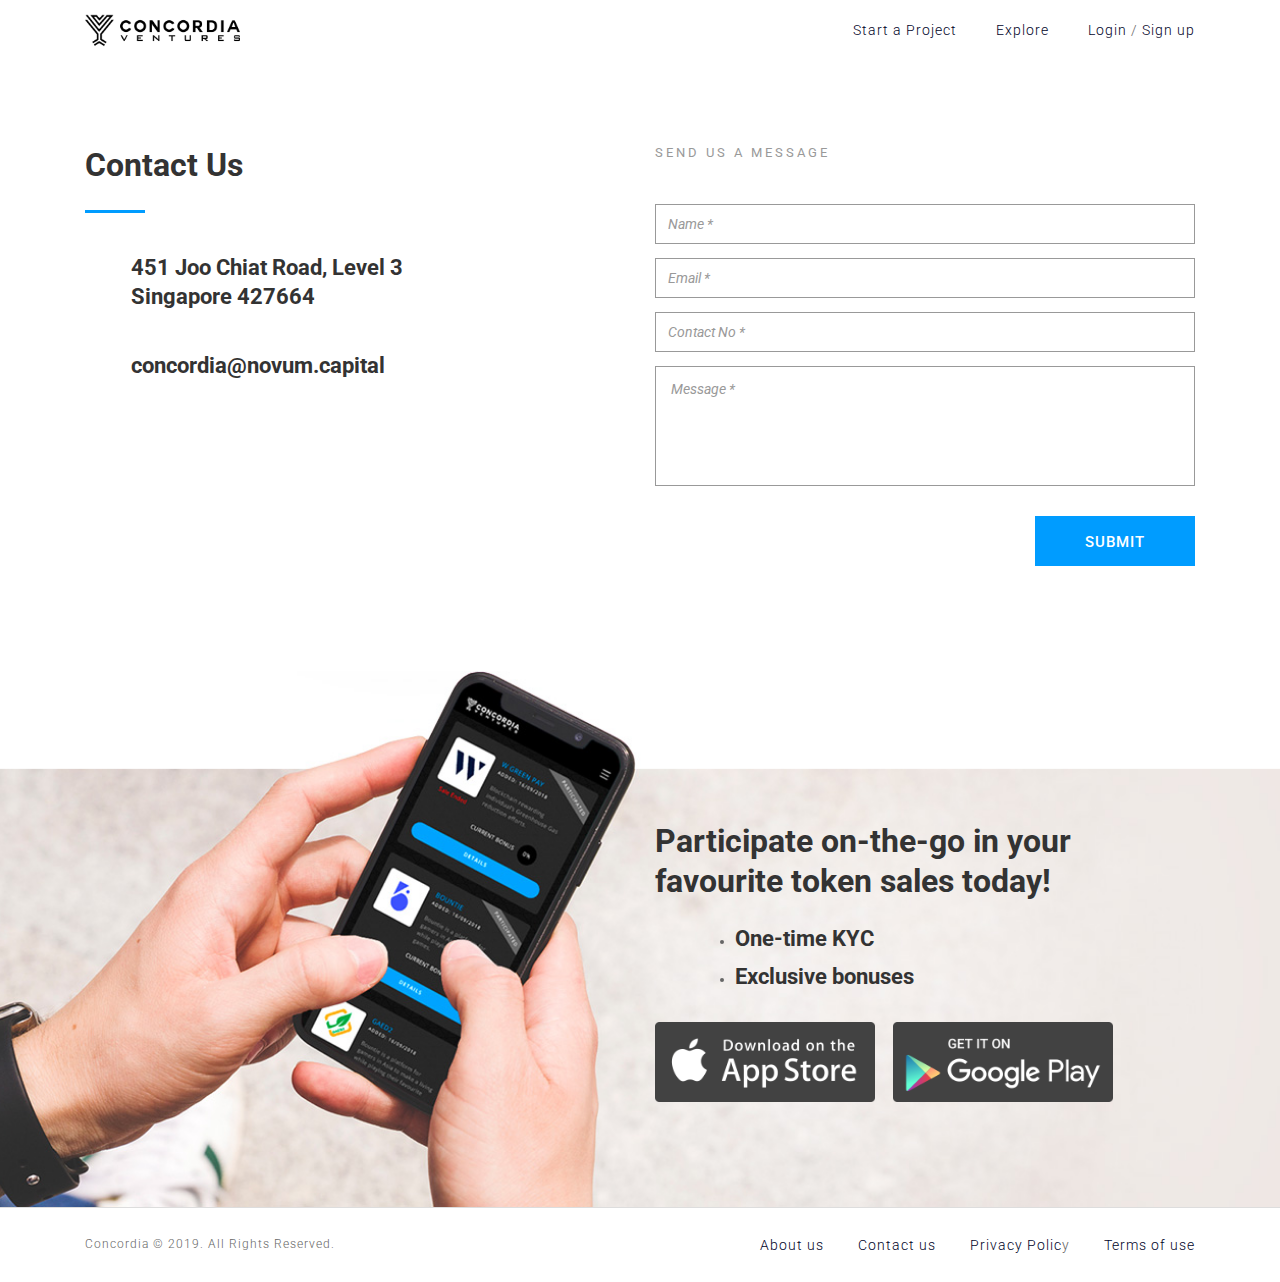
<file: contact.html>
<!DOCTYPE html>
<html>
<head>
    <meta charset="utf-8" />
    <meta http-equiv="X-UA-Compatible" content="IE=edge">
    <title>Concordia 2019 - Contact</title>
    <meta name="viewport" content="width=device-width, initial-scale=1">
    <!-- Bootstrap & Jquery -->
    <link rel="stylesheet" href="https://maxcdn.bootstrapcdn.com/bootstrap/4.1.3/css/bootstrap.min.css">
    <script src="https://ajax.googleapis.com/ajax/libs/jquery/1.11.0/jquery.min.js"></script>
    <script src="https://maxcdn.bootstrapcdn.com/bootstrap/4.1.3/js/bootstrap.min.js"></script>

    <!-- Fonts & FontAwesome -->
    <link href="https://fonts.googleapis.com/css?family=Roboto:300,300i,400,500,700" rel="stylesheet">
    <link rel="stylesheet" href="https://use.fontawesome.com/releases/v5.6.3/css/all.css" integrity="sha384-UHRtZLI+pbxtHCWp1t77Bi1L4ZtiqrqD80Kn4Z8NTSRyMA2Fd33n5dQ8lWUE00s/" crossorigin="anonymous">

    <link href="style.css" rel="stylesheet" type="text/css" />
    <link href="animate.css" rel="stylesheet" type="text/css" />
    <link href="magnific-popup.css" rel="stylesheet">
    <link href="sidemenu.css" rel="stylesheet">
    <link href="flexslider.css" rel="stylesheet" type="text/css" />
    <link href="media-queries.css" rel="stylesheet">
    <link rel="shortcut icon" type="image/png" href="img/favicon.png"/>


<style>
			
			.white-popup {
			position: relative;
			background: #fff;
			width: auto;
			max-width: 945px;
			margin: 25px auto;
			padding: 50px 25px;
			}
			
			#login, #signup {
			max-width: 360px;
			padding:30px;
			text-align: center;
			}
			
			#login .btn, #signup .btn {
			width: 100%;
			}
			
			#invest {
			max-width:555px;
			padding:30px;
			text-align: center;
			}
			
			.mfp-bg {
			background: #333;
			}
			.mfp-close-btn-in .mfp-close {
			color: #999999;
			}
			.mfp-close {
			font-size: 36px;
			}
			
			
		</style>

<!-- Add sidemenu -->
<script>
(function($){
	// Menu Functions
	$(document).ready(function(){
  	$('#menuToggle').click(function(e){
    	var $parent = $(this).parent('nav');
      $parent.toggleClass("open");
      var navState = $parent.hasClass('open') ? "hide" : "show";
      $(this).attr("title", navState + " navigation");
			// Set the timeout to the animation length in the CSS.
			setTimeout(function(){
				console.log("timeout set");
				$('#menuToggle > span').toggleClass("navClosed").toggleClass("navOpen");
			}, 200);
    	e.preventDefault();
  	});
  });
})(jQuery);

          function closeSidebar(e) {
            var obj = event.target;
            var $parent = $('nav');
            $parent.toggleClass("open");
            var navState = $parent.hasClass('open') ? "hide" : "show";
            $(obj).attr("title", navState + " navigation");
            setTimeout(function () {
              $('#menuToggle > span').toggleClass("navClosed").toggleClass("navOpen");
            }, 200);
          }

   </script>

</head>
<body>
  
<!------------ Navigation start ------------>
<header>
  <div class="container"><a href="index.html">
    <div id="logo"><img src="img/logo.png" alt=""></div>
    </a>
    <ul id="menu">
      <li><a href="start-a-project.html">Start a Project</a></li>
      <li><a href="explore.html">Explore</a></li>
      <li><a href="#login" class="first-popup-link">Login</a> / <a href="#signup" class="second-popup-link">Sign up</a></li>
    </ul>
    <nav> 
      <a href="" id="menuToggle" title="show menu"><span class="navClosed"></span></a> 
      <div class="login-s">
				<a href="#login" class="first-popup-link"><i class="fa fa-lock" aria-hidden="true"></i> Login</a>
			</div>
			<div class="login-s signup-s">
				<a href="#signup" class="second-popup-link"><i class="fa fa-user" aria-hidden="true"></i> Sign Up</a>
			</div>
      <div style="clear: both;"></div>
      <a href="start-a-project.html">Start a Project</a>
      <a href="explore.html">Explore</a>
    </nav>
  </div>
</header>
<!------------ Navigation end ------------>

<!------------ About start ------------>
<section style="padding-top:130px;">
  <div class="container">
    <div class="row">
      <div class="col-lg-6 col-md-6 v-pad">
        <h1 class="wow fadeInUp" data-wow-delay="0.3s">Contact Us</h1>
        <div class="h-line wow fadeInUp" data-wow-delay="0.3s"></div>
        <table class="contact-info">
          <tr class="wow fadeInUp" data-wow-delay="0.6s" valign="top">
            <td style="width:45px;"><i class="fa fa-map-marker-alt" aria-hidden="true"></i></td>
            <td><h2 class="bold black-text">451 Joo Chiat Road, Level 3<br>Singapore 427664</h2></td>
          </tr>
          <tr class="wow fadeInUp" data-wow-delay="0.6s" valign="top">
            <td style="width:45px;"><i class="fa fa-envelope" aria-hidden="true"></i></td>
            <td><h2 class="bold black-text">concordia@novum.capital</h2></td>
          </tr>
        </table>
      </div>
      <div class="col-lg-6 col-md-6 v-pad wow fadeInUp" data-wow-delay="0.6s">
        <h4>Send us a message</h4>
        <br><br><br>
        <input type="text" class="input-style" placeholder="Name *">
        <br><br>
        <input type="email" class="input-style" placeholder="Email *">
        <br><br>
        <input type="text" class="input-style" placeholder="Contact No *">
        <br><br>
        <textarea class="input-style" style="height:120px;" placeholder="Message *"></textarea>
        <br><br><br>
        <div style="text-align: right;">
          <button class="btn" style="width:160px;">Submit</button>
        </div>
      </div>
    </div>
  </div>
</section>
<!------------ About end ------------>

<!------------ CTA start ------------>
<div class="cta-info-m wow fadeInUp" data-wow-delay="0.3s">
    <h1>Participate on-the-go in your favourite token sales today!</h1>
    <br>
    <ul class="fa-ul">
      <li><i class="fa-li fa fa-check-circle"></i>
        <h2 class="bold">One-time KYC</h2>
      </li>
      <li><i class="fa-li fa fa-check-circle"></i>
        <h2 class="bold">Exclusive bonuses</h4>
      </li>
    </ul>
    <br>
    <ul class="dlinks">
      <li><img src="img/download-appstore.png" alt=""></li>
      <li><img src="img/download-googleplay.png" alt=""></li>
    </ul>
</div>
<section class="cta wow fadeInUp" data-wow-delay="0.3s">
  <div class="container">
    <div class="row">
      <div class="col-xl-6 col-lg-6 col-md-6 col-sm-6 col-12"></div>
      <div class="col-xl-6 col-lg-6 col-md-6 col-sm-6 col-12 cta-info">
        <h1>Participate on-the-go in your favourite token sales today!</h1>
        <br>
        <ul class="fa-ul">
          <li><i class="fa-li fa fa-check-circle"></i>
            <h2 class="bold">One-time KYC</h2>
          </li>
          <li><i class="fa-li fa fa-check-circle"></i>
            <h2 class="bold">Exclusive bonuses</h>
          </li>
        </ul>
        <br>
        <ul class="dlinks">
          <li><img src="img/download-appstore.png" alt=""></li>
          <li><img src="img/download-googleplay.png" alt=""></li>
        </ul>
      </div>
    </div>
  </div>
</section>
<!------------ CTA end ------------>

<!------------ Footer start ------------>
<footer>
  <div class="container">
    <ul class="footer-menu">
      <li><a href="about.html">About us</a></li>
      <li><a href="contact.html">Contact us</a></li>
      <li><a href="privacy-policy.html">Privacy Polic</a>y</li>
      <li><a href="terms.html">Terms of use</a></li>
    </ul>
    <div class="copyright">Concordia © 2019. All Rights Reserved.</div>
    <div style="clear:both"></div>
  </div>
</footer>
<!------------ Footer end ------------>

<!---------- Popup content ------------> 
<div id="" class="white-popup mfp-hide sans">

</div>
<!----------Popup content end ------------> 

<!------------ Login & signup popup ------------>
<div id="login" class="white-popup mfp-hide sans">
    <h3 class="bold">Login</h3>
    <br><br>
    <a href="" class="btn facebook-btn small-btn"><i class="fab fa-facebook-f"></i> &nbsp;&nbsp;Log in with Facebook</a>
    <br><br>
    <a href="" class="btn google-btn small-btn"><i class="fab fa-google"></i> &nbsp;&nbsp;Log in with Google</a>
    <br><br><br>
    <p class="small-font">Or sign in with email</p>
    <br><br>
    <input type="text" class="input-style" placeholder="john.doe@email.com ">
    <br><br>
    <input type="text" class="input-style" placeholder="Password ">
    <br><br>
    <div style="float:left;"><input type="checkbox"> &nbsp;&nbsp;<span class="small-font">Remember me</span></div>
    <div style="float: right; margin-top: 2px;"><a href=""><span class="small-font" style="color:#24abd8;">Forgot your password?</span></a></div>
    <div style="clear: both;"></div>
    <br><br>
    <a href="my-account.html" class="btn small-btn">Log In</a>
    <br><br>
    <p class="small-font">Don’t have an account? <a href="#signup" style="color:#24abd8;" class="second-popup-link">Sign up</a></p>
  </div>
  
  <div id="signup" class="white-popup mfp-hide sans">		
    <h3 class="bold">Sign Up</h3>
    <br><br>
    <a href="" class="btn facebook-btn small-btn"><i class="fab fa-facebook-f"></i> &nbsp;&nbsp;Log in with Facebook</a>
    <br><br>
    <a href="" class="btn google-btn small-btn"><i class="fab fa-google"></i> &nbsp;&nbsp;Log in with Google</a>
    <br><br><br>
    <p>Or sign up with email</p>
    <br><br>
    <input type="text" class="input-style" placeholder="Name ">
    <br><br>
    <input type="text" class="input-style" placeholder="Your Email ">
    <br><br>
    <input type="text" class="input-style" placeholder="Password ">
    <br><br>
    <table>
      <tbody>
        <tr valign="top">
          <td style="width:25px;"><input type="checkbox" value="value1" oninput="this.className = ''"></td>
          <td><p class="small-font" style="text-align: left;">I would like to receive latest news & updates</p></td>
        </tr>
        <tr valign="top">
          <td style="width:25px;"><input type="checkbox" value="value2" oninput="this.className = ''"></td>
          <td><p class="small-font" style="text-align: left;">I have read and agree with the <a href="terms.html" target="_blank" style="color:#24abd8">Terms & Conditions</a> and <a href="privacy.html" target="_blank" style="color:#24abd8">Privacy Policy</a></p></td>
        </tr>
      </tbody>
    </table>
    <br><br>
    <a href="my-account.html" class="btn small-btn">Sign Up</a>
    <br><br>
    <p class="small-font">Already have an account? <a href="#login" style="color:#24abd8;" class="first-popup-link">Sign in</a></p>
  </div>
  <!------------ Login & signup end ------------>

<!------------ Explore search ------------>
<script>
$(document).ready(function(){
  
  // variables
  var $header_top = $('.header-top');
  var $nav = $('.explore-search-m');

  // toggle menu 
  $header_top.find('.toggle-menu').on('click', function() {
    $(this).parent().toggleClass('open-menu');
  });
  
  $nav.find('.close-menu').on('click', function() {
    $('.header-top').toggleClass('open-menu');
  });

});

</script>



<!-- Apply class change on window scroll --> 
<script>
$(window).scroll(function() {
  var addRemClass = $(window).scrollTop() > 0 ? 'addClass' : 'removeClass';
    $("header")[addRemClass]('bgChange');
});
</script>    

<!-- Add flexslider -->
<script src="js/jquery.flexslider-min.js"></script>
<script>
    $(document).ready(function () {
        $('.flexslider').flexslider({
            animation: 'slide',
            controlsContainer: '.flexslider',
			slideshowSpeed: 3500
        });
    });
	
</script>

<!-- Add magnifique popup --> 
<script src="js/jquery.magnific-popup.min.js"></script>
<!-- Add magnifique popup --> 
		
<script>
    $(document).ready(function () {				
      $('.open-popup-link').magnificPopup({
        type:'inline',
        midClick: true,
        mainClass: 'mfp-fade' // allow opening popup on middle mouse click. Always set it to true if you don't provide alternative source.
        
      });
      
      
      // Show loading animation				
      $('.submit-btn').each(function() {
        $(this).on('click', function(e) {
          e.preventDefault();
          
          var loadingDiv = $('.loading');
          loadingDiv.show();
          
          setTimeout(function() { 
            loadingDiv.hide();
          }, 5000);
          
        });
      });	
    });
  </script>
  
  <script>
    $('.first-popup-link, .second-popup-link').magnificPopup({
      closeBtnInside:true
    });	
  </script>

<!-- Animate element -->
<script src="js/wow.js"></script>
<script>
new WOW().init();
</script>

<script>
(function(d){d.each(["backgroundColor","borderBottomColor","borderLeftColor","borderRightColor","borderTopColor","color","outlineColor"],function(f,e){d.fx.step[e]=function(g){if(!g.colorInit){g.start=c(g.elem,e);g.end=b(g.end);g.colorInit=true}g.elem.style[e]="rgb("+[Math.max(Math.min(parseInt((g.pos*(g.end[0]-g.start[0]))+g.start[0]),255),0),Math.max(Math.min(parseInt((g.pos*(g.end[1]-g.start[1]))+g.start[1]),255),0),Math.max(Math.min(parseInt((g.pos*(g.end[2]-g.start[2]))+g.start[2]),255),0)].join(",")+")"}});function b(f){var e;if(f&&f.constructor==Array&&f.length==3){return f}if(e=/rgb\(\s*([0-9]{1,3})\s*,\s*([0-9]{1,3})\s*,\s*([0-9]{1,3})\s*\)/.exec(f)){return[parseInt(e[1]),parseInt(e[2]),parseInt(e[3])]}if(e=/rgb\(\s*([0-9]+(?:\.[0-9]+)?)\%\s*,\s*([0-9]+(?:\.[0-9]+)?)\%\s*,\s*([0-9]+(?:\.[0-9]+)?)\%\s*\)/.exec(f)){return[parseFloat(e[1])*2.55,parseFloat(e[2])*2.55,parseFloat(e[3])*2.55]}if(e=/#([a-fA-F0-9]{2})([a-fA-F0-9]{2})([a-fA-F0-9]{2})/.exec(f)){return[parseInt(e[1],16),parseInt(e[2],16),parseInt(e[3],16)]}if(e=/#([a-fA-F0-9])([a-fA-F0-9])([a-fA-F0-9])/.exec(f)){return[parseInt(e[1]+e[1],16),parseInt(e[2]+e[2],16),parseInt(e[3]+e[3],16)]}if(e=/rgba\(0, 0, 0, 0\)/.exec(f)){return a.transparent}return a[d.trim(f).toLowerCase()]}function c(g,e){var f;do{f=d.css(g,e);if(f!=""&&f!="transparent"||d.nodeName(g,"body")){break}e="backgroundColor"}while(g=g.parentNode);return b(f)}var a={aqua:[0,255,255],azure:[240,255,255],beige:[245,245,220],black:[0,0,0],blue:[0,0,255],brown:[165,42,42],cyan:[0,255,255],darkblue:[0,0,139],darkcyan:[0,139,139],darkgrey:[169,169,169],darkgreen:[0,100,0],darkkhaki:[189,183,107],darkmagenta:[139,0,139],darkolivegreen:[85,107,47],darkorange:[255,140,0],darkorchid:[153,50,204],darkred:[139,0,0],darksalmon:[233,150,122],darkviolet:[148,0,211],fuchsia:[255,0,255],gold:[255,215,0],green:[0,128,0],indigo:[75,0,130],khaki:[240,230,140],lightblue:[173,216,230],lightcyan:[224,255,255],lightgreen:[144,238,144],lightgrey:[211,211,211],lightpink:[255,182,193],lightyellow:[255,255,224],lime:[0,255,0],magenta:[255,0,255],maroon:[128,0,0],navy:[0,0,128],olive:[128,128,0],orange:[255,165,0],pink:[255,192,203],purple:[128,0,128],violet:[128,0,128],red:[255,0,0],silver:[192,192,192],white:[255,255,255],yellow:[255,255,0],transparent:[255,255,255]}})(jQuery);
</script>

</body>
</html>
</file>
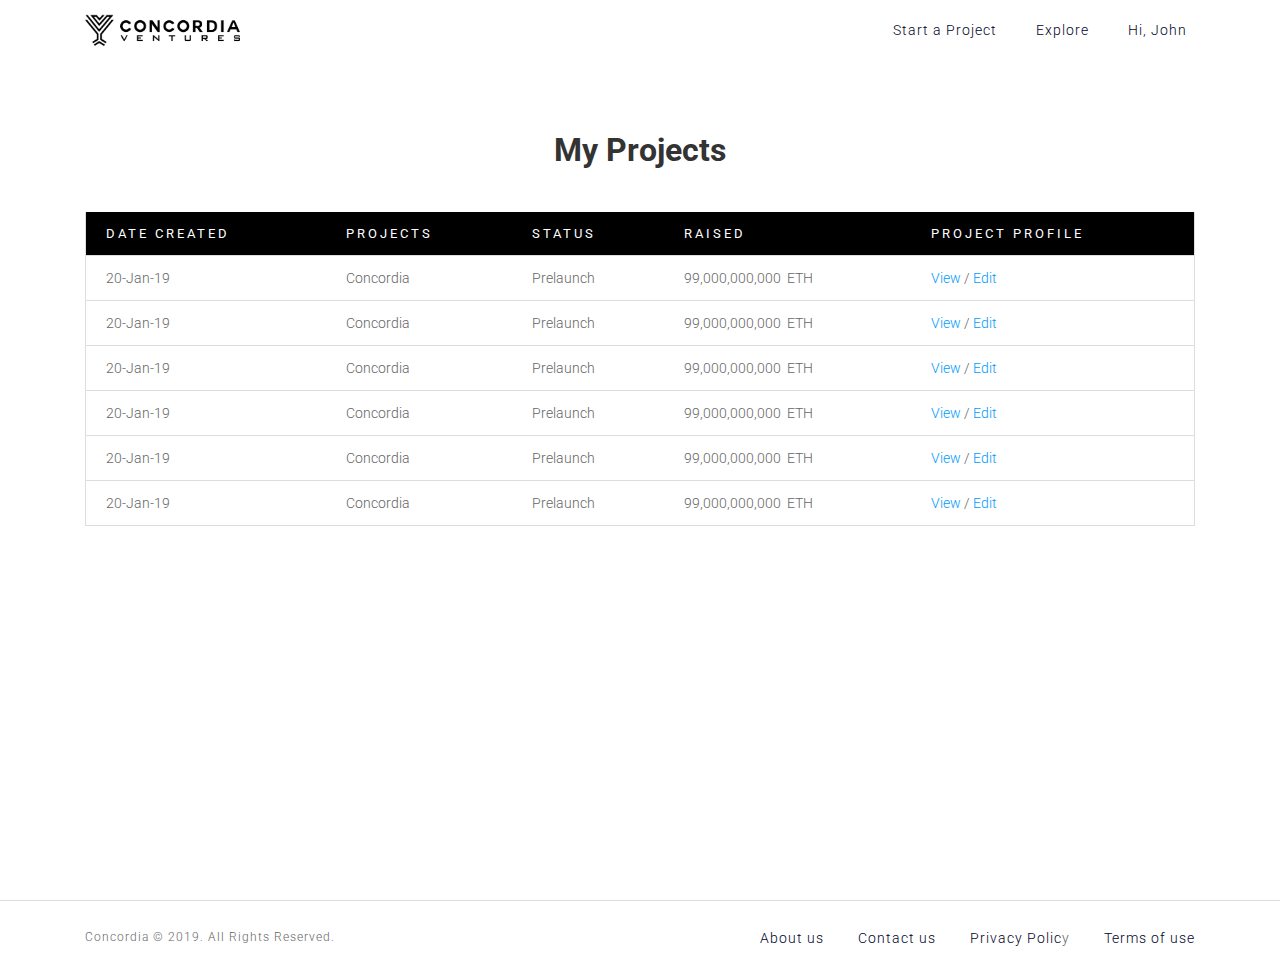
<file: my-projects.html>
<!DOCTYPE html>
<html>
<head>
    <meta charset="utf-8" />
    <meta http-equiv="X-UA-Compatible" content="IE=edge">
    <title>Concordia 2019 - My Projects</title>
    <meta name="viewport" content="width=device-width, initial-scale=1">
    <!-- Bootstrap & Jquery -->
    <link rel="stylesheet" href="https://maxcdn.bootstrapcdn.com/bootstrap/4.1.3/css/bootstrap.min.css">
    <script src="https://ajax.googleapis.com/ajax/libs/jquery/1.11.0/jquery.min.js"></script>
    <script src="https://maxcdn.bootstrapcdn.com/bootstrap/4.1.3/js/bootstrap.min.js"></script>

    <!-- Fonts & FontAwesome -->
    <link href="https://fonts.googleapis.com/css?family=Roboto:300,300i,400,500,700" rel="stylesheet">
    <link rel="stylesheet" href="https://use.fontawesome.com/releases/v5.6.3/css/all.css" integrity="sha384-UHRtZLI+pbxtHCWp1t77Bi1L4ZtiqrqD80Kn4Z8NTSRyMA2Fd33n5dQ8lWUE00s/" crossorigin="anonymous">

    <link href="style.css" rel="stylesheet" type="text/css" />
    <link href="animate.css" rel="stylesheet" type="text/css" />
    <link href="magnific-popup.css" rel="stylesheet">
    <link href="sidemenu.css" rel="stylesheet">
    <link href="flexslider.css" rel="stylesheet" type="text/css" />
    <link href="media-queries.css" rel="stylesheet">
    <link rel="shortcut icon" type="image/png" href="img/favicon.png"/>


<style>
			
			.white-popup {
			position: relative;
			background: #fff;
			width: auto;
			max-width: 945px;
			margin: 25px auto;
			padding: 50px 25px;
			}
			
			#login, #signup {
			max-width: 360px;
			padding:30px;
			text-align: center;
			}
			
			#login .btn, #signup .btn {
			width: 100%;
			}
			
			#invest {
			max-width:555px;
			padding:30px;
			text-align: center;
			}
			
			.mfp-bg {
			background: #333;
			}
			.mfp-close-btn-in .mfp-close {
			color: #999999;
			}
			.mfp-close {
			font-size: 36px;
			}
			
			
		</style>

<!-- Add sidemenu -->
<script>
(function($){
	// Menu Functions
	$(document).ready(function(){
  	$('#menuToggle').click(function(e){
    	var $parent = $(this).parent('nav');
      $parent.toggleClass("open");
      var navState = $parent.hasClass('open') ? "hide" : "show";
      $(this).attr("title", navState + " navigation");
			// Set the timeout to the animation length in the CSS.
			setTimeout(function(){
				console.log("timeout set");
				$('#menuToggle > span').toggleClass("navClosed").toggleClass("navOpen");
			}, 200);
    	e.preventDefault();
  	});
  });
})(jQuery);

          function closeSidebar(e) {
            var obj = event.target;
            var $parent = $('nav');
            $parent.toggleClass("open");
            var navState = $parent.hasClass('open') ? "hide" : "show";
            $(obj).attr("title", navState + " navigation");
            setTimeout(function () {
              $('#menuToggle > span').toggleClass("navClosed").toggleClass("navOpen");
            }, 200);
          }

   </script>

</head>
<body>
  
<!------------ Navigation start ------------>
<header>
  <div class="container"><a href="index.html">
    <div id="logo"><img src="img/logo.png" alt=""></div>
    </a>
    <ul id="menu">
      <li><a href="start-a-project.html">Start a Project</a></li>
      <li><a href="explore.html">Explore</a></li>
      <li>
        <div class="dropdown">
          <a href="">Hi, John &nbsp;<i class="fa fa-angle-down"></i></a>
          <div class="dropdown-content">
            <div class="dropdown-blank"></div>
            <div class="dropdown-list">
              <p><a href="my-account.html">My Account</a></p>
              <p><a href="my-projects.html">My Projects</a></p>
              <p><a href="supported-projects.html">Supported Projects</a></p>
              <p><a href="index.html">Logout</a></p>
            </div>
          </div>
        </div>
      </li>
    </ul>
    <nav> 
      <a href="" id="menuToggle" title="show menu"><span class="navClosed"></span></a> 
      <a href="">Hi, John &nbsp;<i class="fa fa-angle-down"></i></a>
      <a href="my-account.html" class="nav-submenu">My Account</a>
      <a href="my-projects.html" class="nav-submenu">My Projects</a>
      <a href="supported-projects.html" class="nav-submenu">Supported Projects</a>
      <a href="index.html" class="nav-submenu">Logout</a>
      <a href="start-a-project.html">Start a Project</a>
      <a href="explore.html">Explore</a>
    </nav>
  </div>
</header>
<!------------ Navigation end ------------>

<!------------ My Projects start ------------>
<section class="projects" style="padding-top:130px;">
  <div class="container">
    <h1 style="text-align: center;">My Projects</h1>
    <br><br><br>
    <div style="overflow-x:auto;">
      <table style="width:100%;">
        <tr valign="center">
          <th>Date Created</th>
          <th>Projects</th>
          <th>Status</th>
          <th>Raised</th>
          <th>Project Profile</th>
        </tr>
        <tr valign="top">
          <td>20-Jan-19</td>
          <td>Concordia</td>
          <td>Prelaunch</td>
          <td>99,000,000,000 &nbsp;ETH</td>
          <td><a href="" class="blue-text" target="_blank">View</a> / <a href="" class="blue-text" target="_blank">Edit</a></td>
        </tr>
        <tr valign="top">
          <td>20-Jan-19</td>
          <td>Concordia</td>
          <td>Prelaunch</td>
          <td>99,000,000,000 &nbsp;ETH</td>
          <td><a href="" class="blue-text" target="_blank">View</a> / <a href="" class="blue-text" target="_blank">Edit</a></td>
        </tr>
        <tr valign="top">
          <td>20-Jan-19</td>
          <td>Concordia</td>
          <td>Prelaunch</td>
          <td>99,000,000,000 &nbsp;ETH</td>
          <td><a href="" class="blue-text" target="_blank">View</a> / <a href="" class="blue-text" target="_blank">Edit</a></td>
        </tr>
        <tr valign="top">
          <td>20-Jan-19</td>
          <td>Concordia</td>
          <td>Prelaunch</td>
          <td>99,000,000,000 &nbsp;ETH</td>
          <td><a href="" class="blue-text" target="_blank">View</a> / <a href="" class="blue-text" target="_blank">Edit</a></td>
        </tr>
        <tr valign="top">
          <td>20-Jan-19</td>
          <td>Concordia</td>
          <td>Prelaunch</td>
          <td>99,000,000,000 &nbsp;ETH</td>
          <td><a href="" class="blue-text" target="_blank">View</a> / <a href="" class="blue-text" target="_blank">Edit</a></td>
        </tr>
        <tr valign="top">
          <td>20-Jan-19</td>
          <td>Concordia</td>
          <td>Prelaunch</td>
          <td>99,000,000,000 &nbsp;ETH</td>
          <td><a href="" class="blue-text" target="_blank">View</a> / <a href="" class="blue-text" target="_blank">Edit</a></td>
        </tr>
      </table>
    </div>
  </div>
</section>
<!------------ My Projects end ------------>


<!------------ Footer start ------------>
<footer>
  <div class="container">
    <ul class="footer-menu">
      <li><a href="about.html">About us</a></li>
      <li><a href="contact.html">Contact us</a></li>
      <li><a href="privacy-policy.html">Privacy Polic</a>y</li>
      <li><a href="terms.html">Terms of use</a></li>
    </ul>
    <div class="copyright">Concordia © 2019. All Rights Reserved.</div>
    <div style="clear:both"></div>
  </div>
</footer>
<!------------ Footer end ------------>

<!---------- Popup content ------------> 
<div id="" class="white-popup mfp-hide sans">

</div>
<!----------Popup content end ------------> 

<!------------ Login & signup popup ------------>
<div id="login" class="white-popup mfp-hide sans">
    <h3 class="bold">Login</h3>
    <br><br>
    <a href="" class="btn facebook-btn small-btn"><i class="fab fa-facebook-f"></i> &nbsp;&nbsp;Log in with Facebook</a>
    <br><br>
    <a href="" class="btn google-btn small-btn"><i class="fab fa-google"></i> &nbsp;&nbsp;Log in with Google</a>
    <br><br><br>
    <p class="small-font">Or sign in with email</p>
    <br><br>
    <input type="text" class="input-style" placeholder="john.doe@email.com ">
    <br><br>
    <input type="text" class="input-style" placeholder="Password ">
    <br><br>
    <div style="float:left;"><input type="checkbox"> &nbsp;&nbsp;<span class="small-font">Remember me</span></div>
    <div style="float: right; margin-top: 2px;"><a href=""><span class="small-font" style="color:#24abd8;">Forgot your password?</span></a></div>
    <div style="clear: both;"></div>
    <br><br>
    <button type="submit" value="Submit" class="btn blue-btn small-btn submit-btn">Log In</button>
    <br><br>
    <p class="small-font">Don’t have an account? <a href="#signup" style="color:#24abd8;" class="second-popup-link">Sign up</a></p>
  </div>
  
  <div id="signup" class="white-popup mfp-hide sans">		
    <h3 class="bold">Sign Up</h3>
    <br><br>
    <a href="" class="btn facebook-btn small-btn"><i class="fab fa-facebook-f"></i> &nbsp;&nbsp;Log in with Facebook</a>
    <br><br>
    <a href="" class="btn google-btn small-btn"><i class="fab fa-google"></i> &nbsp;&nbsp;Log in with Google</a>
    <br><br><br>
    <p>Or sign up with email</p>
    <br><br>
    <input type="text" class="input-style" placeholder="Name ">
    <br><br>
    <input type="text" class="input-style" placeholder="Your Email ">
    <br><br>
    <input type="text" class="input-style" placeholder="Password ">
    <br><br>
    <table>
      <tbody>
        <tr valign="top">
          <td style="width:25px;"><input type="checkbox" value="value1" oninput="this.className = ''"></td>
          <td><p class="small-font" style="text-align: left;">I would like to receive latest news & updates</p></td>
        </tr>
        <tr valign="top">
          <td style="width:25px;"><input type="checkbox" value="value2" oninput="this.className = ''"></td>
          <td><p class="small-font" style="text-align: left;">I have read and agree with the <a href="terms.html" target="_blank" style="color:#24abd8">Terms & Conditions</a> and <a href="privacy.html" target="_blank" style="color:#24abd8">Privacy Policy</a></p></td>
        </tr>
      </tbody>
    </table>
    <br><br>
    <button type="submit" value="Submit" class="btn blue-btn small-btn submit-btn">Sign Up</button>
    <br><br>
    <p class="small-font">Already have an account? <a href="#login" style="color:#24abd8;" class="first-popup-link">Sign in</a></p>
  </div>
  <!------------ Login & signup end ------------>

<!------------ Explore search ------------>
<script>
$(document).ready(function(){
  
  // variables
  var $header_top = $('.header-top');
  var $nav = $('.explore-search-m');

  // toggle menu 
  $header_top.find('.toggle-menu').on('click', function() {
    $(this).parent().toggleClass('open-menu');
  });
  
  $nav.find('.close-menu').on('click', function() {
    $('.header-top').toggleClass('open-menu');
  });

});

</script>



<!-- Apply class change on window scroll --> 
<script>
$(window).scroll(function() {
  var addRemClass = $(window).scrollTop() > 0 ? 'addClass' : 'removeClass';
    $("header")[addRemClass]('bgChange');
});
</script>    

<!-- Add flexslider -->
<script src="js/jquery.flexslider-min.js"></script>
<script>
    $(document).ready(function () {
        $('.flexslider').flexslider({
            animation: 'slide',
            controlsContainer: '.flexslider',
			slideshowSpeed: 3500
        });
    });
	
</script>

<!-- Add magnifique popup --> 
<script src="js/jquery.magnific-popup.min.js"></script>
<!-- Add magnifique popup --> 
		
<script>
    $(document).ready(function () {				
      $('.open-popup-link').magnificPopup({
        type:'inline',
        midClick: true,
        mainClass: 'mfp-fade' // allow opening popup on middle mouse click. Always set it to true if you don't provide alternative source.
        
      });
      
      
      // Show loading animation				
      $('.submit-btn').each(function() {
        $(this).on('click', function(e) {
          e.preventDefault();
          
          var loadingDiv = $('.loading');
          loadingDiv.show();
          
          setTimeout(function() { 
            loadingDiv.hide();
          }, 5000);
          
        });
      });	
    });
  </script>
  
  <script>
    $('.first-popup-link, .second-popup-link').magnificPopup({
      closeBtnInside:true
    });	
  </script>

<!-- Animate element -->
<script src="js/wow.js"></script>
<script>
new WOW().init();
</script>

<script>
(function(d){d.each(["backgroundColor","borderBottomColor","borderLeftColor","borderRightColor","borderTopColor","color","outlineColor"],function(f,e){d.fx.step[e]=function(g){if(!g.colorInit){g.start=c(g.elem,e);g.end=b(g.end);g.colorInit=true}g.elem.style[e]="rgb("+[Math.max(Math.min(parseInt((g.pos*(g.end[0]-g.start[0]))+g.start[0]),255),0),Math.max(Math.min(parseInt((g.pos*(g.end[1]-g.start[1]))+g.start[1]),255),0),Math.max(Math.min(parseInt((g.pos*(g.end[2]-g.start[2]))+g.start[2]),255),0)].join(",")+")"}});function b(f){var e;if(f&&f.constructor==Array&&f.length==3){return f}if(e=/rgb\(\s*([0-9]{1,3})\s*,\s*([0-9]{1,3})\s*,\s*([0-9]{1,3})\s*\)/.exec(f)){return[parseInt(e[1]),parseInt(e[2]),parseInt(e[3])]}if(e=/rgb\(\s*([0-9]+(?:\.[0-9]+)?)\%\s*,\s*([0-9]+(?:\.[0-9]+)?)\%\s*,\s*([0-9]+(?:\.[0-9]+)?)\%\s*\)/.exec(f)){return[parseFloat(e[1])*2.55,parseFloat(e[2])*2.55,parseFloat(e[3])*2.55]}if(e=/#([a-fA-F0-9]{2})([a-fA-F0-9]{2})([a-fA-F0-9]{2})/.exec(f)){return[parseInt(e[1],16),parseInt(e[2],16),parseInt(e[3],16)]}if(e=/#([a-fA-F0-9])([a-fA-F0-9])([a-fA-F0-9])/.exec(f)){return[parseInt(e[1]+e[1],16),parseInt(e[2]+e[2],16),parseInt(e[3]+e[3],16)]}if(e=/rgba\(0, 0, 0, 0\)/.exec(f)){return a.transparent}return a[d.trim(f).toLowerCase()]}function c(g,e){var f;do{f=d.css(g,e);if(f!=""&&f!="transparent"||d.nodeName(g,"body")){break}e="backgroundColor"}while(g=g.parentNode);return b(f)}var a={aqua:[0,255,255],azure:[240,255,255],beige:[245,245,220],black:[0,0,0],blue:[0,0,255],brown:[165,42,42],cyan:[0,255,255],darkblue:[0,0,139],darkcyan:[0,139,139],darkgrey:[169,169,169],darkgreen:[0,100,0],darkkhaki:[189,183,107],darkmagenta:[139,0,139],darkolivegreen:[85,107,47],darkorange:[255,140,0],darkorchid:[153,50,204],darkred:[139,0,0],darksalmon:[233,150,122],darkviolet:[148,0,211],fuchsia:[255,0,255],gold:[255,215,0],green:[0,128,0],indigo:[75,0,130],khaki:[240,230,140],lightblue:[173,216,230],lightcyan:[224,255,255],lightgreen:[144,238,144],lightgrey:[211,211,211],lightpink:[255,182,193],lightyellow:[255,255,224],lime:[0,255,0],magenta:[255,0,255],maroon:[128,0,0],navy:[0,0,128],olive:[128,128,0],orange:[255,165,0],pink:[255,192,203],purple:[128,0,128],violet:[128,0,128],red:[255,0,0],silver:[192,192,192],white:[255,255,255],yellow:[255,255,0],transparent:[255,255,255]}})(jQuery);
</script>

</body>
</html>
</file>
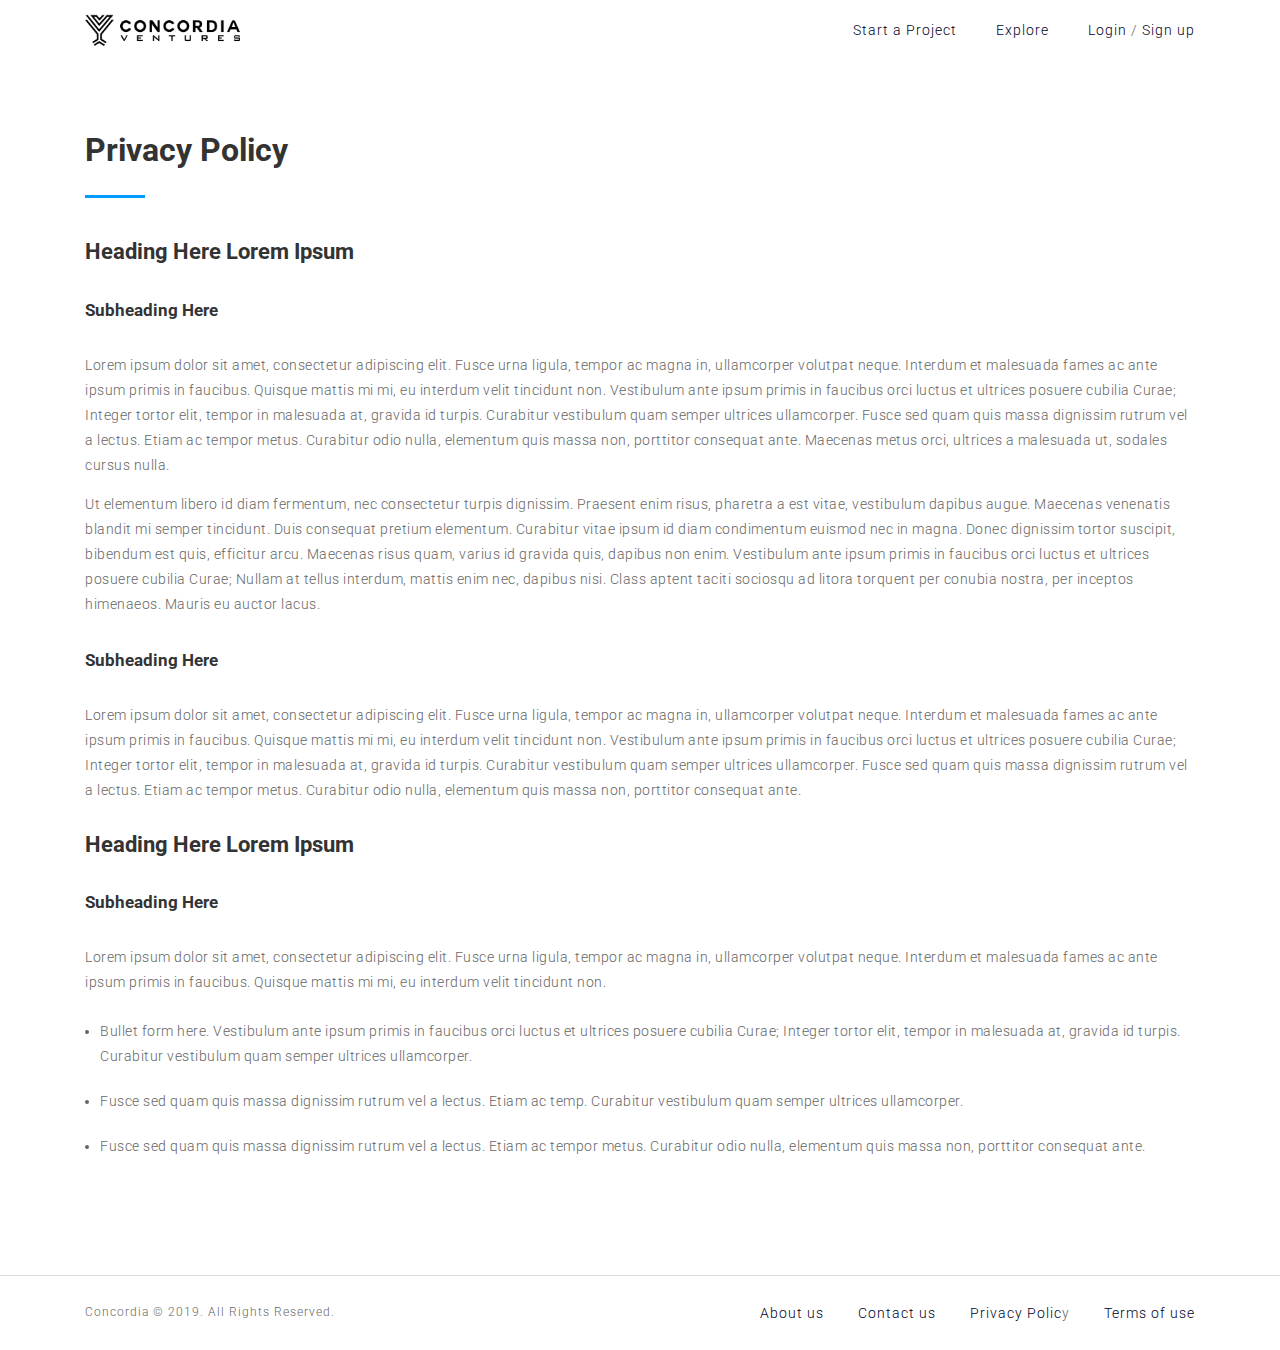
<file: privacy-policy.html>
<!DOCTYPE html>
<html>
<head>
    <meta charset="utf-8" />
    <meta http-equiv="X-UA-Compatible" content="IE=edge">
    <title>Concordia 2019 - Privacy Policy</title>
    <meta name="viewport" content="width=device-width, initial-scale=1">
    <!-- Bootstrap & Jquery -->
    <link rel="stylesheet" href="https://maxcdn.bootstrapcdn.com/bootstrap/4.1.3/css/bootstrap.min.css">
    <script src="https://ajax.googleapis.com/ajax/libs/jquery/1.11.0/jquery.min.js"></script>
    <script src="https://maxcdn.bootstrapcdn.com/bootstrap/4.1.3/js/bootstrap.min.js"></script>

    <!-- Fonts & FontAwesome -->
    <link href="https://fonts.googleapis.com/css?family=Roboto:300,300i,400,500,700" rel="stylesheet">
    <link rel="stylesheet" href="https://use.fontawesome.com/releases/v5.6.3/css/all.css" integrity="sha384-UHRtZLI+pbxtHCWp1t77Bi1L4ZtiqrqD80Kn4Z8NTSRyMA2Fd33n5dQ8lWUE00s/" crossorigin="anonymous">

    <link href="style.css" rel="stylesheet" type="text/css" />
    <link href="animate.css" rel="stylesheet" type="text/css" />
    <link href="magnific-popup.css" rel="stylesheet">
    <link href="sidemenu.css" rel="stylesheet">
    <link href="flexslider.css" rel="stylesheet" type="text/css" />
    <link href="media-queries.css" rel="stylesheet">
    <link rel="shortcut icon" type="image/png" href="img/favicon.png"/>


<style>
			
			.white-popup {
			position: relative;
			background: #fff;
			width: auto;
			max-width: 945px;
			margin: 25px auto;
			padding: 50px 25px;
			}
			
			#login, #signup {
			max-width: 360px;
			padding:30px;
			text-align: center;
			}
			
			#login .btn, #signup .btn {
			width: 100%;
			}
			
			#invest {
			max-width:555px;
			padding:30px;
			text-align: center;
			}
			
			.mfp-bg {
			background: #333;
			}
			.mfp-close-btn-in .mfp-close {
			color: #999999;
			}
			.mfp-close {
			font-size: 36px;
      }
			
			
		</style>

<!-- Add sidemenu -->
<script>
(function($){
	// Menu Functions
	$(document).ready(function(){
  	$('#menuToggle').click(function(e){
    	var $parent = $(this).parent('nav');
      $parent.toggleClass("open");
      var navState = $parent.hasClass('open') ? "hide" : "show";
      $(this).attr("title", navState + " navigation");
			// Set the timeout to the animation length in the CSS.
			setTimeout(function(){
				console.log("timeout set");
				$('#menuToggle > span').toggleClass("navClosed").toggleClass("navOpen");
			}, 200);
    	e.preventDefault();
  	});
  });
})(jQuery);

          function closeSidebar(e) {
            var obj = event.target;
            var $parent = $('nav');
            $parent.toggleClass("open");
            var navState = $parent.hasClass('open') ? "hide" : "show";
            $(obj).attr("title", navState + " navigation");
            setTimeout(function () {
              $('#menuToggle > span').toggleClass("navClosed").toggleClass("navOpen");
            }, 200);
          }

   </script>

</head>
<body>
  
<!------------ Navigation start ------------>
<header>
  <div class="container"><a href="index.html">
    <div id="logo"><img src="img/logo.png" alt=""></div>
    </a>
    <ul id="menu">
      <li><a href="start-a-project.html">Start a Project</a></li>
      <li><a href="explore.html">Explore</a></li>
      <li><a href="#login" class="first-popup-link">Login</a> / <a href="#signup" class="second-popup-link">Sign up</a></li>
    </ul>
    <nav> 
      <a href="" id="menuToggle" title="show menu"><span class="navClosed"></span></a> 
      <div class="login-s">
				<a href="#login" class="first-popup-link"><i class="fa fa-lock" aria-hidden="true"></i> Login</a>
			</div>
			<div class="login-s signup-s">
				<a href="#signup" class="second-popup-link"><i class="fa fa-user" aria-hidden="true"></i> Sign Up</a>
			</div>
      <div style="clear: both;"></div>
      <a href="start-a-project.html">Start a Project</a>
      <a href="explore.html">Explore</a>
    </nav>
  </div>
</header>
<!------------ Navigation end ------------>

<!------------ Terms start ------------>
<section class="terms" style="padding-top:130px;">
  <div class="container">
    <h1>Privacy Policy</h1>
    <div class="h-line"></div>
    <h2 class="bold">Heading Here Lorem Ipsum</h2>
    <br><br>
    <h3 class="bold black-text">Subheading Here</h3>
    <br><br>
    <p>Lorem ipsum dolor sit amet, consectetur adipiscing elit. Fusce urna ligula, tempor ac magna in, ullamcorper volutpat neque. Interdum et malesuada fames ac ante ipsum primis in faucibus. Quisque mattis mi mi, eu interdum velit tincidunt non. Vestibulum ante ipsum primis in faucibus orci luctus et ultrices posuere cubilia Curae; Integer tortor elit, tempor in malesuada at, gravida id turpis. Curabitur vestibulum quam semper ultrices ullamcorper. Fusce sed quam quis massa dignissim rutrum vel a lectus. Etiam ac tempor metus. Curabitur odio nulla, elementum quis massa non, porttitor consequat ante. Maecenas metus orci, ultrices a malesuada ut, sodales cursus nulla.</p>
    <br>
    <p>Ut elementum libero id diam fermentum, nec consectetur turpis dignissim. Praesent enim risus, pharetra a est vitae, vestibulum dapibus augue. Maecenas venenatis blandit mi semper tincidunt. Duis consequat pretium elementum. Curabitur vitae ipsum id diam condimentum euismod nec in magna. Donec dignissim tortor suscipit, bibendum est quis, efficitur arcu. Maecenas risus quam, varius id gravida quis, dapibus non enim. Vestibulum ante ipsum primis in faucibus orci luctus et ultrices posuere cubilia Curae; Nullam at tellus interdum, mattis enim nec, dapibus nisi. Class aptent taciti sociosqu ad litora torquent per conubia nostra, per inceptos himenaeos. Mauris eu auctor lacus.</p>
    <br><br>
    <h3 class="bold black-text">Subheading Here</h3>
    <br><br>
    <p>Lorem ipsum dolor sit amet, consectetur adipiscing elit. Fusce urna ligula, tempor ac magna in, ullamcorper volutpat neque. Interdum et malesuada fames ac ante ipsum primis in faucibus. Quisque mattis mi mi, eu interdum velit tincidunt non. Vestibulum ante ipsum primis in faucibus orci luctus et ultrices posuere cubilia Curae; Integer tortor elit, tempor in malesuada at, gravida id turpis. Curabitur vestibulum quam semper ultrices ullamcorper. Fusce sed quam quis massa dignissim rutrum vel a lectus. Etiam ac tempor metus. Curabitur odio nulla, elementum quis massa non, porttitor consequat ante.</p>
    <br><br>
    <h2 class="bold">Heading Here Lorem Ipsum</h2>
    <br><br>
    <h3 class="bold black-text">Subheading Here</h3>
    <br><br>
    <p>Lorem ipsum dolor sit amet, consectetur adipiscing elit. Fusce urna ligula, tempor ac magna in, ullamcorper volutpat neque. Interdum et malesuada fames ac ante ipsum primis in faucibus. Quisque mattis mi mi, eu interdum velit tincidunt non.</p>
    <br>
    <ul>
      <li><p>Bullet form here. Vestibulum ante ipsum primis in faucibus orci luctus et ultrices posuere cubilia Curae; Integer tortor elit, tempor in malesuada at, gravida id turpis. Curabitur vestibulum quam semper ultrices ullamcorper.</p></li>
      <li><p>Fusce sed quam quis massa dignissim rutrum vel a lectus. Etiam ac temp. Curabitur vestibulum quam semper ultrices ullamcorper.</p></li>
      <li><p>Fusce sed quam quis massa dignissim rutrum vel a lectus. Etiam ac tempor metus. Curabitur odio nulla, elementum quis massa non, porttitor consequat ante.</p></li>
    </ul>
  </div>
</section>
<!------------ Terms end ------------>


<!------------ Footer start ------------>
<footer>
  <div class="container">
    <ul class="footer-menu">
      <li><a href="about.html">About us</a></li>
      <li><a href="contact.html">Contact us</a></li>
      <li><a href="privacy-policy.html">Privacy Polic</a>y</li>
      <li><a href="terms.html">Terms of use</a></li>
    </ul>
    <div class="copyright">Concordia © 2019. All Rights Reserved.</div>
    <div style="clear:both"></div>
  </div>
</footer>
<!------------ Footer end ------------>

<!---------- Popup content ------------> 
<div id="" class="white-popup mfp-hide sans">

</div>
<!----------Popup content end ------------> 

<!------------ Login & signup popup ------------>
<div id="login" class="white-popup mfp-hide sans">
    <h3 class="bold">Login</h3>
    <br><br>
    <a href="" class="btn facebook-btn small-btn"><i class="fab fa-facebook-f"></i> &nbsp;&nbsp;Log in with Facebook</a>
    <br><br>
    <a href="" class="btn google-btn small-btn"><i class="fab fa-google"></i> &nbsp;&nbsp;Log in with Google</a>
    <br><br><br>
    <p class="small-font">Or sign in with email</p>
    <br><br>
    <input type="text" class="input-style" placeholder="john.doe@email.com ">
    <br><br>
    <input type="text" class="input-style" placeholder="Password ">
    <br><br>
    <div style="float:left;"><input type="checkbox"> &nbsp;&nbsp;<span class="small-font">Remember me</span></div>
    <div style="float: right; margin-top: 2px;"><a href=""><span class="small-font" style="color:#24abd8;">Forgot your password?</span></a></div>
    <div style="clear: both;"></div>
    <br><br>
    <a href="my-account.html" class="btn small-btn">Log In</a>
    <br><br>
    <p class="small-font">Don’t have an account? <a href="#signup" style="color:#24abd8;" class="second-popup-link">Sign up</a></p>
  </div>
  
  <div id="signup" class="white-popup mfp-hide sans">		
    <h3 class="bold">Sign Up</h3>
    <br><br>
    <a href="" class="btn facebook-btn small-btn"><i class="fab fa-facebook-f"></i> &nbsp;&nbsp;Log in with Facebook</a>
    <br><br>
    <a href="" class="btn google-btn small-btn"><i class="fab fa-google"></i> &nbsp;&nbsp;Log in with Google</a>
    <br><br><br>
    <p>Or sign up with email</p>
    <br><br>
    <input type="text" class="input-style" placeholder="Name ">
    <br><br>
    <input type="text" class="input-style" placeholder="Your Email ">
    <br><br>
    <input type="text" class="input-style" placeholder="Password ">
    <br><br>
    <table>
      <tbody>
        <tr valign="top">
          <td style="width:25px;"><input type="checkbox" value="value1" oninput="this.className = ''"></td>
          <td><p class="small-font" style="text-align: left;">I would like to receive latest news & updates</p></td>
        </tr>
        <tr valign="top">
          <td style="width:25px;"><input type="checkbox" value="value2" oninput="this.className = ''"></td>
          <td><p class="small-font" style="text-align: left;">I have read and agree with the <a href="terms.html" target="_blank" style="color:#24abd8">Terms & Conditions</a> and <a href="privacy.html" target="_blank" style="color:#24abd8">Privacy Policy</a></p></td>
        </tr>
      </tbody>
    </table>
    <br><br>
    <a href="my-account.html" class="btn small-btn">Sign Up</a>
    <br><br>
    <p class="small-font">Already have an account? <a href="#login" style="color:#24abd8;" class="first-popup-link">Sign in</a></p>
  </div>
  <!------------ Login & signup end ------------>

<!------------ Explore search ------------>
<script>
$(document).ready(function(){
  
  // variables
  var $header_top = $('.header-top');
  var $nav = $('.explore-search-m');

  // toggle menu 
  $header_top.find('.toggle-menu').on('click', function() {
    $(this).parent().toggleClass('open-menu');
  });
  
  $nav.find('.close-menu').on('click', function() {
    $('.header-top').toggleClass('open-menu');
  });

});

</script>



<!-- Apply class change on window scroll --> 
<script>
$(window).scroll(function() {
  var addRemClass = $(window).scrollTop() > 0 ? 'addClass' : 'removeClass';
    $("header")[addRemClass]('bgChange');
});
</script>    

<!-- Add flexslider -->
<script src="js/jquery.flexslider-min.js"></script>
<script>
    $(document).ready(function () {
        $('.flexslider').flexslider({
            animation: 'slide',
            controlsContainer: '.flexslider',
			slideshowSpeed: 3500
        });
    });
	
</script>

<!-- Add magnifique popup --> 
<script src="js/jquery.magnific-popup.min.js"></script>
<!-- Add magnifique popup --> 
		
<script>
    $(document).ready(function () {				
      $('.open-popup-link').magnificPopup({
        type:'inline',
        midClick: true,
        mainClass: 'mfp-fade' // allow opening popup on middle mouse click. Always set it to true if you don't provide alternative source.
        
      });
      
      
      // Show loading animation				
      $('.submit-btn').each(function() {
        $(this).on('click', function(e) {
          e.preventDefault();
          
          var loadingDiv = $('.loading');
          loadingDiv.show();
          
          setTimeout(function() { 
            loadingDiv.hide();
          }, 5000);
          
        });
      });	
    });
  </script>
  
  <script>
    $('.first-popup-link, .second-popup-link').magnificPopup({
      closeBtnInside:true
    });	
  </script>

<!-- Animate element -->
<script src="js/wow.js"></script>
<script>
new WOW().init();
</script>

<script>
(function(d){d.each(["backgroundColor","borderBottomColor","borderLeftColor","borderRightColor","borderTopColor","color","outlineColor"],function(f,e){d.fx.step[e]=function(g){if(!g.colorInit){g.start=c(g.elem,e);g.end=b(g.end);g.colorInit=true}g.elem.style[e]="rgb("+[Math.max(Math.min(parseInt((g.pos*(g.end[0]-g.start[0]))+g.start[0]),255),0),Math.max(Math.min(parseInt((g.pos*(g.end[1]-g.start[1]))+g.start[1]),255),0),Math.max(Math.min(parseInt((g.pos*(g.end[2]-g.start[2]))+g.start[2]),255),0)].join(",")+")"}});function b(f){var e;if(f&&f.constructor==Array&&f.length==3){return f}if(e=/rgb\(\s*([0-9]{1,3})\s*,\s*([0-9]{1,3})\s*,\s*([0-9]{1,3})\s*\)/.exec(f)){return[parseInt(e[1]),parseInt(e[2]),parseInt(e[3])]}if(e=/rgb\(\s*([0-9]+(?:\.[0-9]+)?)\%\s*,\s*([0-9]+(?:\.[0-9]+)?)\%\s*,\s*([0-9]+(?:\.[0-9]+)?)\%\s*\)/.exec(f)){return[parseFloat(e[1])*2.55,parseFloat(e[2])*2.55,parseFloat(e[3])*2.55]}if(e=/#([a-fA-F0-9]{2})([a-fA-F0-9]{2})([a-fA-F0-9]{2})/.exec(f)){return[parseInt(e[1],16),parseInt(e[2],16),parseInt(e[3],16)]}if(e=/#([a-fA-F0-9])([a-fA-F0-9])([a-fA-F0-9])/.exec(f)){return[parseInt(e[1]+e[1],16),parseInt(e[2]+e[2],16),parseInt(e[3]+e[3],16)]}if(e=/rgba\(0, 0, 0, 0\)/.exec(f)){return a.transparent}return a[d.trim(f).toLowerCase()]}function c(g,e){var f;do{f=d.css(g,e);if(f!=""&&f!="transparent"||d.nodeName(g,"body")){break}e="backgroundColor"}while(g=g.parentNode);return b(f)}var a={aqua:[0,255,255],azure:[240,255,255],beige:[245,245,220],black:[0,0,0],blue:[0,0,255],brown:[165,42,42],cyan:[0,255,255],darkblue:[0,0,139],darkcyan:[0,139,139],darkgrey:[169,169,169],darkgreen:[0,100,0],darkkhaki:[189,183,107],darkmagenta:[139,0,139],darkolivegreen:[85,107,47],darkorange:[255,140,0],darkorchid:[153,50,204],darkred:[139,0,0],darksalmon:[233,150,122],darkviolet:[148,0,211],fuchsia:[255,0,255],gold:[255,215,0],green:[0,128,0],indigo:[75,0,130],khaki:[240,230,140],lightblue:[173,216,230],lightcyan:[224,255,255],lightgreen:[144,238,144],lightgrey:[211,211,211],lightpink:[255,182,193],lightyellow:[255,255,224],lime:[0,255,0],magenta:[255,0,255],maroon:[128,0,0],navy:[0,0,128],olive:[128,128,0],orange:[255,165,0],pink:[255,192,203],purple:[128,0,128],violet:[128,0,128],red:[255,0,0],silver:[192,192,192],white:[255,255,255],yellow:[255,255,0],transparent:[255,255,255]}})(jQuery);
</script>

</body>
</html>
</file>
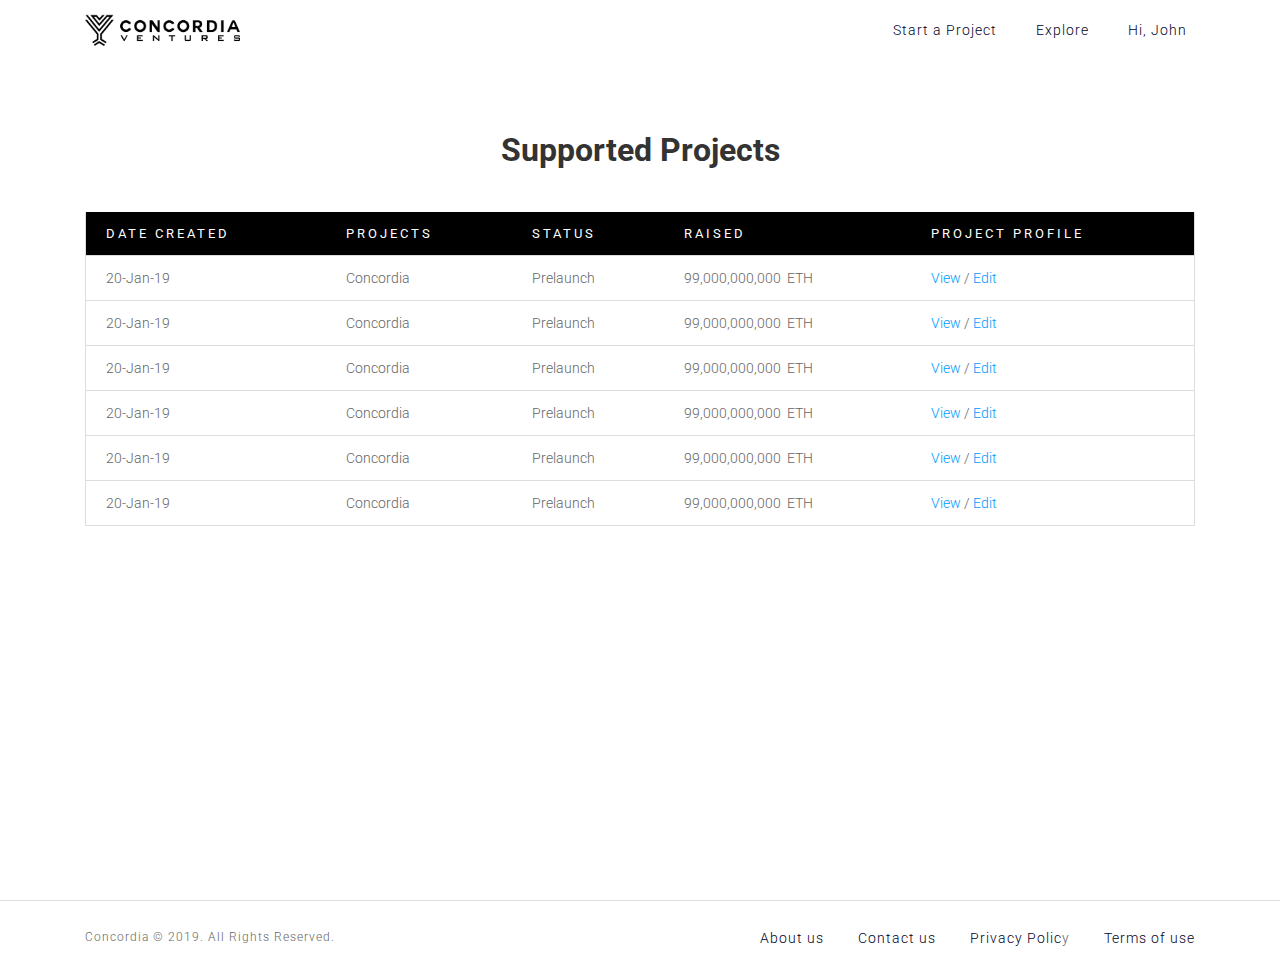
<file: supported-projects.html>
<!DOCTYPE html>
<html>
<head>
    <meta charset="utf-8" />
    <meta http-equiv="X-UA-Compatible" content="IE=edge">
    <title>Concordia 2019 - Supported Projects</title>
    <meta name="viewport" content="width=device-width, initial-scale=1">
    <!-- Bootstrap & Jquery -->
    <link rel="stylesheet" href="https://maxcdn.bootstrapcdn.com/bootstrap/4.1.3/css/bootstrap.min.css">
    <script src="https://ajax.googleapis.com/ajax/libs/jquery/1.11.0/jquery.min.js"></script>
    <script src="https://maxcdn.bootstrapcdn.com/bootstrap/4.1.3/js/bootstrap.min.js"></script>

    <!-- Fonts & FontAwesome -->
    <link href="https://fonts.googleapis.com/css?family=Roboto:300,300i,400,500,700" rel="stylesheet">
    <link rel="stylesheet" href="https://use.fontawesome.com/releases/v5.6.3/css/all.css" integrity="sha384-UHRtZLI+pbxtHCWp1t77Bi1L4ZtiqrqD80Kn4Z8NTSRyMA2Fd33n5dQ8lWUE00s/" crossorigin="anonymous">

    <link href="style.css" rel="stylesheet" type="text/css" />
    <link href="animate.css" rel="stylesheet" type="text/css" />
    <link href="magnific-popup.css" rel="stylesheet">
    <link href="sidemenu.css" rel="stylesheet">
    <link href="flexslider.css" rel="stylesheet" type="text/css" />
    <link href="media-queries.css" rel="stylesheet">
    <link rel="shortcut icon" type="image/png" href="img/favicon.png"/>


<style>
			
			.white-popup {
			position: relative;
			background: #fff;
			width: auto;
			max-width: 945px;
			margin: 25px auto;
			padding: 50px 25px;
			}
			
			#login, #signup {
			max-width: 360px;
			padding:30px;
			text-align: center;
			}
			
			#login .btn, #signup .btn {
			width: 100%;
			}
			
			#invest {
			max-width:555px;
			padding:30px;
			text-align: center;
			}
			
			.mfp-bg {
			background: #333;
			}
			.mfp-close-btn-in .mfp-close {
			color: #999999;
			}
			.mfp-close {
			font-size: 36px;
			}
			
			
		</style>

<!-- Add sidemenu -->
<script>
(function($){
	// Menu Functions
	$(document).ready(function(){
  	$('#menuToggle').click(function(e){
    	var $parent = $(this).parent('nav');
      $parent.toggleClass("open");
      var navState = $parent.hasClass('open') ? "hide" : "show";
      $(this).attr("title", navState + " navigation");
			// Set the timeout to the animation length in the CSS.
			setTimeout(function(){
				console.log("timeout set");
				$('#menuToggle > span').toggleClass("navClosed").toggleClass("navOpen");
			}, 200);
    	e.preventDefault();
  	});
  });
})(jQuery);

          function closeSidebar(e) {
            var obj = event.target;
            var $parent = $('nav');
            $parent.toggleClass("open");
            var navState = $parent.hasClass('open') ? "hide" : "show";
            $(obj).attr("title", navState + " navigation");
            setTimeout(function () {
              $('#menuToggle > span').toggleClass("navClosed").toggleClass("navOpen");
            }, 200);
          }

   </script>

</head>
<body>
  
<!------------ Navigation start ------------>
<header>
  <div class="container"><a href="index.html">
    <div id="logo"><img src="img/logo.png" alt=""></div>
    </a>
    <ul id="menu">
      <li><a href="start-a-project.html">Start a Project</a></li>
      <li><a href="explore.html">Explore</a></li>
      <li>
        <div class="dropdown">
          <a href="">Hi, John &nbsp;<i class="fa fa-angle-down"></i></a>
          <div class="dropdown-content">
            <div class="dropdown-blank"></div>
            <div class="dropdown-list">
              <p><a href="my-account.html">My Account</a></p>
              <p><a href="my-projects.html">My Projects</a></p>
              <p><a href="supported-projects.html">Supported projects</a></p>
              <p><a href="index.html">Logout</a></p>
            </div>
          </div>
        </div>
      </li>
    </ul>
    <nav> 
      <a href="" id="menuToggle" title="show menu"><span class="navClosed"></span></a> 
      <a href="">Hi, John &nbsp;<i class="fa fa-angle-down"></i></a>
      <a href="my-account.html" class="nav-submenu">My Account</a>
      <a href="my-projects.html" class="nav-submenu">My Projects</a>
      <a href="supported-projects.html" class="nav-submenu">Supported Projects</a>
      <a href="index.html" class="nav-submenu">Logout</a>
      <a href="start-a-project.html">Start a Project</a>
      <a href="explore.html">Explore</a>
    </nav>
  </div>
</header>
<!------------ Navigation end ------------>

<!------------ Supported Projects start ------------>
<section class="projects" style="padding-top:130px;">
  <div class="container">
    <h1 style="text-align: center;">Supported Projects</h1>
    <br><br><br>
    <div style="overflow-x:auto;">
      <table style="width:100%;">
        <tr valign="center">
          <th>Date Created</th>
          <th>Projects</th>
          <th>Status</th>
          <th>Raised</th>
          <th>Project Profile</th>
        </tr>
        <tr valign="top">
          <td>20-Jan-19</td>
          <td>Concordia</td>
          <td>Prelaunch</td>
          <td>99,000,000,000 &nbsp;ETH</td>
          <td><a href="" class="blue-text" target="_blank">View</a> / <a href="" class="blue-text" target="_blank">Edit</a></td>
        </tr>
        <tr valign="top">
          <td>20-Jan-19</td>
          <td>Concordia</td>
          <td>Prelaunch</td>
          <td>99,000,000,000 &nbsp;ETH</td>
          <td><a href="" class="blue-text" target="_blank">View</a> / <a href="" class="blue-text" target="_blank">Edit</a></td>
        </tr>
        <tr valign="top">
          <td>20-Jan-19</td>
          <td>Concordia</td>
          <td>Prelaunch</td>
          <td>99,000,000,000 &nbsp;ETH</td>
          <td><a href="" class="blue-text" target="_blank">View</a> / <a href="" class="blue-text" target="_blank">Edit</a></td>
        </tr>
        <tr valign="top">
          <td>20-Jan-19</td>
          <td>Concordia</td>
          <td>Prelaunch</td>
          <td>99,000,000,000 &nbsp;ETH</td>
          <td><a href="" class="blue-text" target="_blank">View</a> / <a href="" class="blue-text" target="_blank">Edit</a></td>
        </tr>
        <tr valign="top">
          <td>20-Jan-19</td>
          <td>Concordia</td>
          <td>Prelaunch</td>
          <td>99,000,000,000 &nbsp;ETH</td>
          <td><a href="" class="blue-text" target="_blank">View</a> / <a href="" class="blue-text" target="_blank">Edit</a></td>
        </tr>
        <tr valign="top">
          <td>20-Jan-19</td>
          <td>Concordia</td>
          <td>Prelaunch</td>
          <td>99,000,000,000 &nbsp;ETH</td>
          <td><a href="" class="blue-text" target="_blank">View</a> / <a href="" class="blue-text" target="_blank">Edit</a></td>
        </tr>
      </table>
    </div>
  </div>
</section>
<!------------ Supported Projects end ------------>


<!------------ Footer start ------------>
<footer>
  <div class="container">
    <ul class="footer-menu">
      <li><a href="about.html">About us</a></li>
      <li><a href="contact.html">Contact us</a></li>
      <li><a href="privacy-policy.html">Privacy Polic</a>y</li>
      <li><a href="terms.html">Terms of use</a></li>
    </ul>
    <div class="copyright">Concordia © 2019. All Rights Reserved.</div>
    <div style="clear:both"></div>
  </div>
</footer>
<!------------ Footer end ------------>

<!---------- Popup content ------------> 
<div id="" class="white-popup mfp-hide sans">

</div>
<!----------Popup content end ------------> 

<!------------ Login & signup popup ------------>
<div id="login" class="white-popup mfp-hide sans">
    <h3 class="bold">Login</h3>
    <br><br>
    <a href="" class="btn facebook-btn small-btn"><i class="fab fa-facebook-f"></i> &nbsp;&nbsp;Log in with Facebook</a>
    <br><br>
    <a href="" class="btn google-btn small-btn"><i class="fab fa-google"></i> &nbsp;&nbsp;Log in with Google</a>
    <br><br><br>
    <p class="small-font">Or sign in with email</p>
    <br><br>
    <input type="text" class="input-style" placeholder="john.doe@email.com ">
    <br><br>
    <input type="text" class="input-style" placeholder="Password ">
    <br><br>
    <div style="float:left;"><input type="checkbox"> &nbsp;&nbsp;<span class="small-font">Remember me</span></div>
    <div style="float: right; margin-top: 2px;"><a href=""><span class="small-font" style="color:#24abd8;">Forgot your password?</span></a></div>
    <div style="clear: both;"></div>
    <br><br>
    <button type="submit" value="Submit" class="btn small-btn">Log In</button>
    <br><br>
    <p class="small-font">Don’t have an account? <a href="#signup" style="color:#24abd8;" class="second-popup-link">Sign up</a></p>
  </div>
  
  <div id="signup" class="white-popup mfp-hide sans">		
    <h3 class="bold">Sign Up</h3>
    <br><br>
    <a href="" class="btn facebook-btn small-btn"><i class="fab fa-facebook-f"></i> &nbsp;&nbsp;Log in with Facebook</a>
    <br><br>
    <a href="" class="btn google-btn small-btn"><i class="fab fa-google"></i> &nbsp;&nbsp;Log in with Google</a>
    <br><br><br>
    <p>Or sign up with email</p>
    <br><br>
    <input type="text" class="input-style" placeholder="Name ">
    <br><br>
    <input type="text" class="input-style" placeholder="Your Email ">
    <br><br>
    <input type="text" class="input-style" placeholder="Password ">
    <br><br>
    <table>
      <tbody>
        <tr valign="top">
          <td style="width:25px;"><input type="checkbox" value="value1" oninput="this.className = ''"></td>
          <td><p class="small-font" style="text-align: left;">I would like to receive latest news & updates</p></td>
        </tr>
        <tr valign="top">
          <td style="width:25px;"><input type="checkbox" value="value2" oninput="this.className = ''"></td>
          <td><p class="small-font" style="text-align: left;">I have read and agree with the <a href="terms.html" target="_blank" style="color:#24abd8">Terms & Conditions</a> and <a href="privacy.html" target="_blank" style="color:#24abd8">Privacy Policy</a></p></td>
        </tr>
      </tbody>
    </table>
    <br><br>
    <button type="submit" value="Submit" class="btn small-btn">Sign Up</button>
    <br><br>
    <p class="small-font">Already have an account? <a href="#login" style="color:#24abd8;" class="first-popup-link">Sign in</a></p>
  </div>
  <!------------ Login & signup end ------------>

<!------------ Explore search ------------>
<script>
$(document).ready(function(){
  
  // variables
  var $header_top = $('.header-top');
  var $nav = $('.explore-search-m');

  // toggle menu 
  $header_top.find('.toggle-menu').on('click', function() {
    $(this).parent().toggleClass('open-menu');
  });
  
  $nav.find('.close-menu').on('click', function() {
    $('.header-top').toggleClass('open-menu');
  });

});

</script>



<!-- Apply class change on window scroll --> 
<script>
$(window).scroll(function() {
  var addRemClass = $(window).scrollTop() > 0 ? 'addClass' : 'removeClass';
    $("header")[addRemClass]('bgChange');
});
</script>    

<!-- Add flexslider -->
<script src="js/jquery.flexslider-min.js"></script>
<script>
    $(document).ready(function () {
        $('.flexslider').flexslider({
            animation: 'slide',
            controlsContainer: '.flexslider',
			slideshowSpeed: 3500
        });
    });
	
</script>

<!-- Add magnifique popup --> 
<script src="js/jquery.magnific-popup.min.js"></script>
<!-- Add magnifique popup --> 
		
<script>
    $(document).ready(function () {				
      $('.open-popup-link').magnificPopup({
        type:'inline',
        midClick: true,
        mainClass: 'mfp-fade' // allow opening popup on middle mouse click. Always set it to true if you don't provide alternative source.
        
      });
      
      
      // Show loading animation				
      $('.submit-btn').each(function() {
        $(this).on('click', function(e) {
          e.preventDefault();
          
          var loadingDiv = $('.loading');
          loadingDiv.show();
          
          setTimeout(function() { 
            loadingDiv.hide();
          }, 5000);
          
        });
      });	
    });
  </script>
  
  <script>
    $('.first-popup-link, .second-popup-link').magnificPopup({
      closeBtnInside:true
    });	
  </script>

<!-- Animate element -->
<script src="js/wow.js"></script>
<script>
new WOW().init();
</script>

<script>
(function(d){d.each(["backgroundColor","borderBottomColor","borderLeftColor","borderRightColor","borderTopColor","color","outlineColor"],function(f,e){d.fx.step[e]=function(g){if(!g.colorInit){g.start=c(g.elem,e);g.end=b(g.end);g.colorInit=true}g.elem.style[e]="rgb("+[Math.max(Math.min(parseInt((g.pos*(g.end[0]-g.start[0]))+g.start[0]),255),0),Math.max(Math.min(parseInt((g.pos*(g.end[1]-g.start[1]))+g.start[1]),255),0),Math.max(Math.min(parseInt((g.pos*(g.end[2]-g.start[2]))+g.start[2]),255),0)].join(",")+")"}});function b(f){var e;if(f&&f.constructor==Array&&f.length==3){return f}if(e=/rgb\(\s*([0-9]{1,3})\s*,\s*([0-9]{1,3})\s*,\s*([0-9]{1,3})\s*\)/.exec(f)){return[parseInt(e[1]),parseInt(e[2]),parseInt(e[3])]}if(e=/rgb\(\s*([0-9]+(?:\.[0-9]+)?)\%\s*,\s*([0-9]+(?:\.[0-9]+)?)\%\s*,\s*([0-9]+(?:\.[0-9]+)?)\%\s*\)/.exec(f)){return[parseFloat(e[1])*2.55,parseFloat(e[2])*2.55,parseFloat(e[3])*2.55]}if(e=/#([a-fA-F0-9]{2})([a-fA-F0-9]{2})([a-fA-F0-9]{2})/.exec(f)){return[parseInt(e[1],16),parseInt(e[2],16),parseInt(e[3],16)]}if(e=/#([a-fA-F0-9])([a-fA-F0-9])([a-fA-F0-9])/.exec(f)){return[parseInt(e[1]+e[1],16),parseInt(e[2]+e[2],16),parseInt(e[3]+e[3],16)]}if(e=/rgba\(0, 0, 0, 0\)/.exec(f)){return a.transparent}return a[d.trim(f).toLowerCase()]}function c(g,e){var f;do{f=d.css(g,e);if(f!=""&&f!="transparent"||d.nodeName(g,"body")){break}e="backgroundColor"}while(g=g.parentNode);return b(f)}var a={aqua:[0,255,255],azure:[240,255,255],beige:[245,245,220],black:[0,0,0],blue:[0,0,255],brown:[165,42,42],cyan:[0,255,255],darkblue:[0,0,139],darkcyan:[0,139,139],darkgrey:[169,169,169],darkgreen:[0,100,0],darkkhaki:[189,183,107],darkmagenta:[139,0,139],darkolivegreen:[85,107,47],darkorange:[255,140,0],darkorchid:[153,50,204],darkred:[139,0,0],darksalmon:[233,150,122],darkviolet:[148,0,211],fuchsia:[255,0,255],gold:[255,215,0],green:[0,128,0],indigo:[75,0,130],khaki:[240,230,140],lightblue:[173,216,230],lightcyan:[224,255,255],lightgreen:[144,238,144],lightgrey:[211,211,211],lightpink:[255,182,193],lightyellow:[255,255,224],lime:[0,255,0],magenta:[255,0,255],maroon:[128,0,0],navy:[0,0,128],olive:[128,128,0],orange:[255,165,0],pink:[255,192,203],purple:[128,0,128],violet:[128,0,128],red:[255,0,0],silver:[192,192,192],white:[255,255,255],yellow:[255,255,0],transparent:[255,255,255]}})(jQuery);
</script>

</body>
</html>
</file>
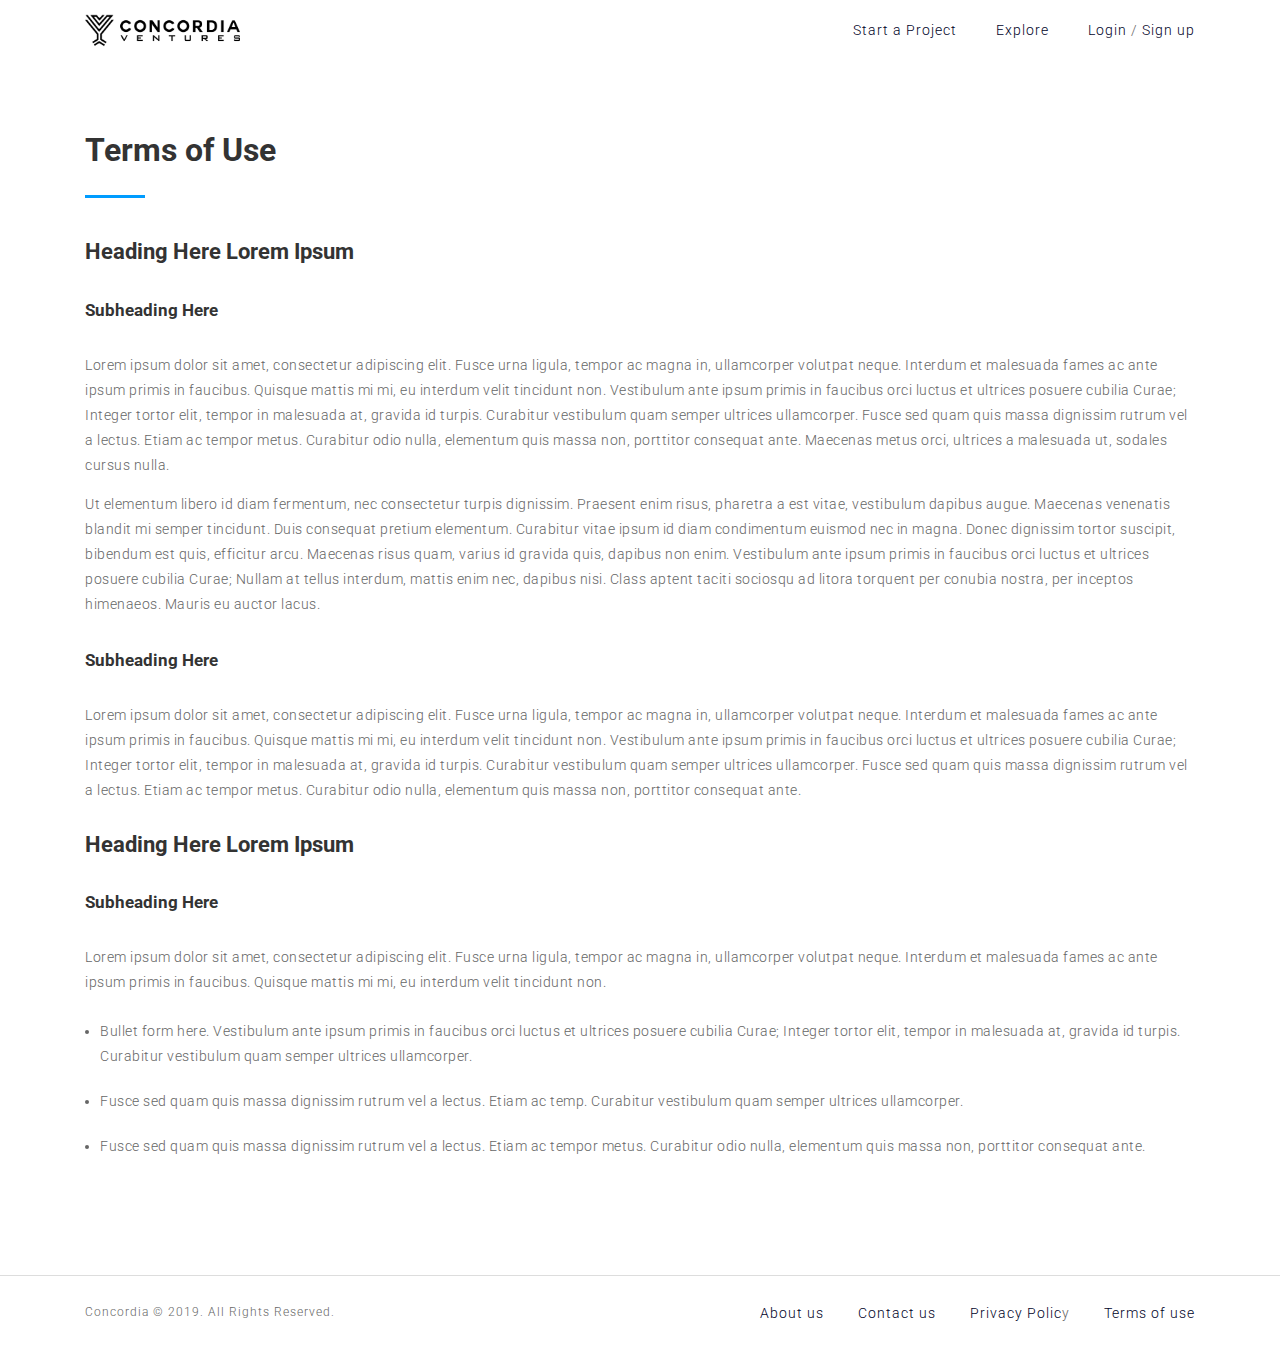
<file: terms.html>
<!DOCTYPE html>
<html>
<head>
    <meta charset="utf-8" />
    <meta http-equiv="X-UA-Compatible" content="IE=edge">
    <title>Concordia 2019 - Terms and Conditions</title>
    <meta name="viewport" content="width=device-width, initial-scale=1">
    <!-- Bootstrap & Jquery -->
    <link rel="stylesheet" href="https://maxcdn.bootstrapcdn.com/bootstrap/4.1.3/css/bootstrap.min.css">
    <script src="https://ajax.googleapis.com/ajax/libs/jquery/1.11.0/jquery.min.js"></script>
    <script src="https://maxcdn.bootstrapcdn.com/bootstrap/4.1.3/js/bootstrap.min.js"></script>

    <!-- Fonts & FontAwesome -->
    <link href="https://fonts.googleapis.com/css?family=Roboto:300,300i,400,500,700" rel="stylesheet">
    <link rel="stylesheet" href="https://use.fontawesome.com/releases/v5.6.3/css/all.css" integrity="sha384-UHRtZLI+pbxtHCWp1t77Bi1L4ZtiqrqD80Kn4Z8NTSRyMA2Fd33n5dQ8lWUE00s/" crossorigin="anonymous">

    <link href="style.css" rel="stylesheet" type="text/css" />
    <link href="animate.css" rel="stylesheet" type="text/css" />
    <link href="magnific-popup.css" rel="stylesheet">
    <link href="sidemenu.css" rel="stylesheet">
    <link href="flexslider.css" rel="stylesheet" type="text/css" />
    <link href="media-queries.css" rel="stylesheet">
    <link rel="shortcut icon" type="image/png" href="img/favicon.png"/>


<style>
			
			.white-popup {
			position: relative;
			background: #fff;
			width: auto;
			max-width: 945px;
			margin: 25px auto;
			padding: 50px 25px;
			}
			
			#login, #signup {
			max-width: 360px;
			padding:30px;
			text-align: center;
			}
			
			#login .btn, #signup .btn {
			width: 100%;
			}
			
			#invest {
			max-width:555px;
			padding:30px;
			text-align: center;
			}
			
			.mfp-bg {
			background: #333;
			}
			.mfp-close-btn-in .mfp-close {
			color: #999999;
			}
			.mfp-close {
			font-size: 36px;
      }
			
			
		</style>

<!-- Add sidemenu -->
<script>
(function($){
	// Menu Functions
	$(document).ready(function(){
  	$('#menuToggle').click(function(e){
    	var $parent = $(this).parent('nav');
      $parent.toggleClass("open");
      var navState = $parent.hasClass('open') ? "hide" : "show";
      $(this).attr("title", navState + " navigation");
			// Set the timeout to the animation length in the CSS.
			setTimeout(function(){
				console.log("timeout set");
				$('#menuToggle > span').toggleClass("navClosed").toggleClass("navOpen");
			}, 200);
    	e.preventDefault();
  	});
  });
})(jQuery);

          function closeSidebar(e) {
            var obj = event.target;
            var $parent = $('nav');
            $parent.toggleClass("open");
            var navState = $parent.hasClass('open') ? "hide" : "show";
            $(obj).attr("title", navState + " navigation");
            setTimeout(function () {
              $('#menuToggle > span').toggleClass("navClosed").toggleClass("navOpen");
            }, 200);
          }

   </script>

</head>
<body>
  
<!------------ Navigation start ------------>
<header>
  <div class="container"><a href="index.html">
    <div id="logo"><img src="img/logo.png" alt=""></div>
    </a>
    <ul id="menu">
      <li><a href="start-a-project.html">Start a Project</a></li>
      <li><a href="explore.html">Explore</a></li>
      <li><a href="#login" class="first-popup-link">Login</a> / <a href="#signup" class="second-popup-link">Sign up</a></li>
    </ul>
    <nav> 
      <a href="" id="menuToggle" title="show menu"><span class="navClosed"></span></a> 
      <div class="login-s">
				<a href="#login" class="first-popup-link"><i class="fa fa-lock" aria-hidden="true"></i> Login</a>
			</div>
			<div class="login-s signup-s">
				<a href="#signup" class="second-popup-link"><i class="fa fa-user" aria-hidden="true"></i> Sign Up</a>
			</div>
      <div style="clear: both;"></div>
      <a href="start-a-project.html">Start a Project</a>
      <a href="explore.html">Explore</a>
    </nav>
  </div>
</header>
<!------------ Navigation end ------------>

<!------------ Terms start ------------>
<section class="terms" style="padding-top:130px;">
  <div class="container">
    <h1>Terms of Use</h1>
    <div class="h-line"></div>
    <h2 class="bold">Heading Here Lorem Ipsum</h2>
    <br><br>
    <h3 class="bold black-text">Subheading Here</h3>
    <br><br>
    <p>Lorem ipsum dolor sit amet, consectetur adipiscing elit. Fusce urna ligula, tempor ac magna in, ullamcorper volutpat neque. Interdum et malesuada fames ac ante ipsum primis in faucibus. Quisque mattis mi mi, eu interdum velit tincidunt non. Vestibulum ante ipsum primis in faucibus orci luctus et ultrices posuere cubilia Curae; Integer tortor elit, tempor in malesuada at, gravida id turpis. Curabitur vestibulum quam semper ultrices ullamcorper. Fusce sed quam quis massa dignissim rutrum vel a lectus. Etiam ac tempor metus. Curabitur odio nulla, elementum quis massa non, porttitor consequat ante. Maecenas metus orci, ultrices a malesuada ut, sodales cursus nulla.</p>
    <br>
    <p>Ut elementum libero id diam fermentum, nec consectetur turpis dignissim. Praesent enim risus, pharetra a est vitae, vestibulum dapibus augue. Maecenas venenatis blandit mi semper tincidunt. Duis consequat pretium elementum. Curabitur vitae ipsum id diam condimentum euismod nec in magna. Donec dignissim tortor suscipit, bibendum est quis, efficitur arcu. Maecenas risus quam, varius id gravida quis, dapibus non enim. Vestibulum ante ipsum primis in faucibus orci luctus et ultrices posuere cubilia Curae; Nullam at tellus interdum, mattis enim nec, dapibus nisi. Class aptent taciti sociosqu ad litora torquent per conubia nostra, per inceptos himenaeos. Mauris eu auctor lacus.</p>
    <br><br>
    <h3 class="bold black-text">Subheading Here</h3>
    <br><br>
    <p>Lorem ipsum dolor sit amet, consectetur adipiscing elit. Fusce urna ligula, tempor ac magna in, ullamcorper volutpat neque. Interdum et malesuada fames ac ante ipsum primis in faucibus. Quisque mattis mi mi, eu interdum velit tincidunt non. Vestibulum ante ipsum primis in faucibus orci luctus et ultrices posuere cubilia Curae; Integer tortor elit, tempor in malesuada at, gravida id turpis. Curabitur vestibulum quam semper ultrices ullamcorper. Fusce sed quam quis massa dignissim rutrum vel a lectus. Etiam ac tempor metus. Curabitur odio nulla, elementum quis massa non, porttitor consequat ante.</p>
    <br><br>
    <h2 class="bold">Heading Here Lorem Ipsum</h2>
    <br><br>
    <h3 class="bold black-text">Subheading Here</h3>
    <br><br>
    <p>Lorem ipsum dolor sit amet, consectetur adipiscing elit. Fusce urna ligula, tempor ac magna in, ullamcorper volutpat neque. Interdum et malesuada fames ac ante ipsum primis in faucibus. Quisque mattis mi mi, eu interdum velit tincidunt non.</p>
    <br>
    <ul>
      <li><p>Bullet form here. Vestibulum ante ipsum primis in faucibus orci luctus et ultrices posuere cubilia Curae; Integer tortor elit, tempor in malesuada at, gravida id turpis. Curabitur vestibulum quam semper ultrices ullamcorper.</p></li>
      <li><p>Fusce sed quam quis massa dignissim rutrum vel a lectus. Etiam ac temp. Curabitur vestibulum quam semper ultrices ullamcorper.</p></li>
      <li><p>Fusce sed quam quis massa dignissim rutrum vel a lectus. Etiam ac tempor metus. Curabitur odio nulla, elementum quis massa non, porttitor consequat ante.</p></li>
    </ul>
  </div>
</section>
<!------------ Terms end ------------>


<!------------ Footer start ------------>
<footer>
  <div class="container">
    <ul class="footer-menu">
      <li><a href="about.html">About us</a></li>
      <li><a href="contact.html">Contact us</a></li>
      <li><a href="privacy-policy.html">Privacy Polic</a>y</li>
      <li><a href="terms.html">Terms of use</a></li>
    </ul>
    <div class="copyright">Concordia © 2019. All Rights Reserved.</div>
    <div style="clear:both"></div>
  </div>
</footer>
<!------------ Footer end ------------>

<!---------- Popup content ------------> 
<div id="" class="white-popup mfp-hide sans">

</div>
<!----------Popup content end ------------> 

<!------------ Login & signup popup ------------>
<div id="login" class="white-popup mfp-hide sans">
    <h3 class="bold">Login</h3>
    <br><br>
    <a href="" class="btn facebook-btn small-btn"><i class="fab fa-facebook-f"></i> &nbsp;&nbsp;Log in with Facebook</a>
    <br><br>
    <a href="" class="btn google-btn small-btn"><i class="fab fa-google"></i> &nbsp;&nbsp;Log in with Google</a>
    <br><br><br>
    <p class="small-font">Or sign in with email</p>
    <br><br>
    <input type="text" class="input-style" placeholder="john.doe@email.com ">
    <br><br>
    <input type="text" class="input-style" placeholder="Password ">
    <br><br>
    <div style="float:left;"><input type="checkbox"> &nbsp;&nbsp;<span class="small-font">Remember me</span></div>
    <div style="float: right; margin-top: 2px;"><a href=""><span class="small-font" style="color:#24abd8;">Forgot your password?</span></a></div>
    <div style="clear: both;"></div>
    <br><br>
    <a href="my-account.html" class="btn small-btn">Log In</a>
    <br><br>
    <p class="small-font">Don’t have an account? <a href="#signup" style="color:#24abd8;" class="second-popup-link">Sign up</a></p>
  </div>
  
  <div id="signup" class="white-popup mfp-hide sans">		
    <h3 class="bold">Sign Up</h3>
    <br><br>
    <a href="" class="btn facebook-btn small-btn"><i class="fab fa-facebook-f"></i> &nbsp;&nbsp;Log in with Facebook</a>
    <br><br>
    <a href="" class="btn google-btn small-btn"><i class="fab fa-google"></i> &nbsp;&nbsp;Log in with Google</a>
    <br><br><br>
    <p>Or sign up with email</p>
    <br><br>
    <input type="text" class="input-style" placeholder="Name ">
    <br><br>
    <input type="text" class="input-style" placeholder="Your Email ">
    <br><br>
    <input type="text" class="input-style" placeholder="Password ">
    <br><br>
    <table>
      <tbody>
        <tr valign="top">
          <td style="width:25px;"><input type="checkbox" value="value1" oninput="this.className = ''"></td>
          <td><p class="small-font" style="text-align: left;">I would like to receive latest news & updates</p></td>
        </tr>
        <tr valign="top">
          <td style="width:25px;"><input type="checkbox" value="value2" oninput="this.className = ''"></td>
          <td><p class="small-font" style="text-align: left;">I have read and agree with the <a href="terms.html" target="_blank" style="color:#24abd8">Terms & Conditions</a> and <a href="privacy.html" target="_blank" style="color:#24abd8">Privacy Policy</a></p></td>
        </tr>
      </tbody>
    </table>
    <br><br>
    <a href="my-account.html" class="btn small-btn">Sign Up</a>
    <br><br>
    <p class="small-font">Already have an account? <a href="#login" style="color:#24abd8;" class="first-popup-link">Sign in</a></p>
  </div>
  <!------------ Login & signup end ------------>

<!------------ Explore search ------------>
<script>
$(document).ready(function(){
  
  // variables
  var $header_top = $('.header-top');
  var $nav = $('.explore-search-m');

  // toggle menu 
  $header_top.find('.toggle-menu').on('click', function() {
    $(this).parent().toggleClass('open-menu');
  });
  
  $nav.find('.close-menu').on('click', function() {
    $('.header-top').toggleClass('open-menu');
  });

});

</script>



<!-- Apply class change on window scroll --> 
<script>
$(window).scroll(function() {
  var addRemClass = $(window).scrollTop() > 0 ? 'addClass' : 'removeClass';
    $("header")[addRemClass]('bgChange');
});
</script>    

<!-- Add flexslider -->
<script src="js/jquery.flexslider-min.js"></script>
<script>
    $(document).ready(function () {
        $('.flexslider').flexslider({
            animation: 'slide',
            controlsContainer: '.flexslider',
			slideshowSpeed: 3500
        });
    });
	
</script>

<!-- Add magnifique popup --> 
<script src="js/jquery.magnific-popup.min.js"></script>
<!-- Add magnifique popup --> 
		
<script>
    $(document).ready(function () {				
      $('.open-popup-link').magnificPopup({
        type:'inline',
        midClick: true,
        mainClass: 'mfp-fade' // allow opening popup on middle mouse click. Always set it to true if you don't provide alternative source.
        
      });
      
      
      // Show loading animation				
      $('.submit-btn').each(function() {
        $(this).on('click', function(e) {
          e.preventDefault();
          
          var loadingDiv = $('.loading');
          loadingDiv.show();
          
          setTimeout(function() { 
            loadingDiv.hide();
          }, 5000);
          
        });
      });	
    });
  </script>
  
  <script>
    $('.first-popup-link, .second-popup-link').magnificPopup({
      closeBtnInside:true
    });	
  </script>

<!-- Animate element -->
<script src="js/wow.js"></script>
<script>
new WOW().init();
</script>

<script>
(function(d){d.each(["backgroundColor","borderBottomColor","borderLeftColor","borderRightColor","borderTopColor","color","outlineColor"],function(f,e){d.fx.step[e]=function(g){if(!g.colorInit){g.start=c(g.elem,e);g.end=b(g.end);g.colorInit=true}g.elem.style[e]="rgb("+[Math.max(Math.min(parseInt((g.pos*(g.end[0]-g.start[0]))+g.start[0]),255),0),Math.max(Math.min(parseInt((g.pos*(g.end[1]-g.start[1]))+g.start[1]),255),0),Math.max(Math.min(parseInt((g.pos*(g.end[2]-g.start[2]))+g.start[2]),255),0)].join(",")+")"}});function b(f){var e;if(f&&f.constructor==Array&&f.length==3){return f}if(e=/rgb\(\s*([0-9]{1,3})\s*,\s*([0-9]{1,3})\s*,\s*([0-9]{1,3})\s*\)/.exec(f)){return[parseInt(e[1]),parseInt(e[2]),parseInt(e[3])]}if(e=/rgb\(\s*([0-9]+(?:\.[0-9]+)?)\%\s*,\s*([0-9]+(?:\.[0-9]+)?)\%\s*,\s*([0-9]+(?:\.[0-9]+)?)\%\s*\)/.exec(f)){return[parseFloat(e[1])*2.55,parseFloat(e[2])*2.55,parseFloat(e[3])*2.55]}if(e=/#([a-fA-F0-9]{2})([a-fA-F0-9]{2})([a-fA-F0-9]{2})/.exec(f)){return[parseInt(e[1],16),parseInt(e[2],16),parseInt(e[3],16)]}if(e=/#([a-fA-F0-9])([a-fA-F0-9])([a-fA-F0-9])/.exec(f)){return[parseInt(e[1]+e[1],16),parseInt(e[2]+e[2],16),parseInt(e[3]+e[3],16)]}if(e=/rgba\(0, 0, 0, 0\)/.exec(f)){return a.transparent}return a[d.trim(f).toLowerCase()]}function c(g,e){var f;do{f=d.css(g,e);if(f!=""&&f!="transparent"||d.nodeName(g,"body")){break}e="backgroundColor"}while(g=g.parentNode);return b(f)}var a={aqua:[0,255,255],azure:[240,255,255],beige:[245,245,220],black:[0,0,0],blue:[0,0,255],brown:[165,42,42],cyan:[0,255,255],darkblue:[0,0,139],darkcyan:[0,139,139],darkgrey:[169,169,169],darkgreen:[0,100,0],darkkhaki:[189,183,107],darkmagenta:[139,0,139],darkolivegreen:[85,107,47],darkorange:[255,140,0],darkorchid:[153,50,204],darkred:[139,0,0],darksalmon:[233,150,122],darkviolet:[148,0,211],fuchsia:[255,0,255],gold:[255,215,0],green:[0,128,0],indigo:[75,0,130],khaki:[240,230,140],lightblue:[173,216,230],lightcyan:[224,255,255],lightgreen:[144,238,144],lightgrey:[211,211,211],lightpink:[255,182,193],lightyellow:[255,255,224],lime:[0,255,0],magenta:[255,0,255],maroon:[128,0,0],navy:[0,0,128],olive:[128,128,0],orange:[255,165,0],pink:[255,192,203],purple:[128,0,128],violet:[128,0,128],red:[255,0,0],silver:[192,192,192],white:[255,255,255],yellow:[255,255,0],transparent:[255,255,255]}})(jQuery);
</script>

</body>
</html>
</file>
<file: style.css>
/* ------------------------------------------------------------------
General Styles
------------------------------------------------------------------- */

html, body {
	height: 100%;
}

body {
	font-family: 'Roboto', sans-serif;
	color:#666666;
	font-size:14px;
	font-weight:300;
	line-height:1;
}

p {line-height:25px; margin:0; letter-spacing: 0.5px;}

h1 {font-size: 32px; color:#333; padding:0; margin:0; font-weight:700; line-height:40px;}
h2 {font-size: 22px; color:#333; padding:0; margin:0; font-weight:300; line-height:1.3;}
h3 {font-size: 17px; color:#666666; padding:0; margin:0; font-weight:300; line-height:30px;}
h4 {font-size: 13px; color:#999999; padding:0; margin:0; font-weight:400; line-height:1.3; letter-spacing: 3px; text-transform: uppercase;}

.small-font {font-size:12px; font-weight: 300; letter-spacing: 1px; line-height: 1.2;}

.v-pad {padding-top:15px; padding-bottom:15px;}

.btn {
	color:#fff;
	height: 50px;
	line-height: 50px;
	padding:0 25px;
	box-sizing:border-box;
	font-size:15px;
	transition:0.3s;
	font-weight:500;
	letter-spacing: 1px;
	background:#009cff;
	border-radius: 0;
	border: 1px solid transparent;
	text-transform: uppercase;
}

.btn:hover {
    background:#fff;
	color:#009cff;
	border: 1px solid #009cff;
}

.grey-btn {
	background:#999999;
}

.grey-btn:hover {
    background:#fff;
	color:#999999;
	border: 1px solid #999999;
}

.black-btn {
	background:#333;
}

.black-btn:hover {
    background:#fff;
	color:#333;
	border: 1px solid #333;
}

.small-btn {
	font-size: 14px;
	letter-spacing: 2px;
	height: 40px;
	line-height: 40px;
	font-weight: 300;
	text-transform: none;
}

a:hover {text-decoration:none;}
a:focus {outline: none !important; text-decoration:none;}
a {color:inherit;}

section {padding:90px 0;}

.sec-border {
	border-top: 1px solid #eeeeee;
}

img {width:100%;}

.bold {font-weight: 700;}
.light {font-weight: 300;}
.italic {font-style: italic;}

.black-text {color:#333;}
.lightgrey-text {color:#999;}
.grey-text {color:#666666;}
.blue-text {color:#009cff;}

.h-line {
	width:60px;
	height: 3px;
	background:#009cff;
	margin-top:25px;
	margin-bottom: 40px;
}

footer {
	padding:30px; 
	border-top: 1px solid #dddddd;
}

.white-popup td {padding:5px 0;}

/* ------------------------------------------------------------------
Navigation
------------------------------------------------------------------- */

header {
	height:60px;
	z-index:1000;
	position: fixed;
	width: 100%;
	background: #fff;;
	transition:0.8s;
}

header.bgChange {
	box-shadow: 0px 3px 15px rgba(0,0,0,0.2);
}

#logo {
	width:155px;
	height:50px;
	float:left;
	margin-top:5px;
	transition:0.8s;
}

ul#menu {
	margin:0px; padding:0px;
	box-sizing:border-box;
	margin-top:23px;
	float:right;
	transition:0.8s;
	font-size:14px;
	letter-spacing:1px;
	font-weight:300;
}

ul#menu li {
    display: inline-block;
	margin-left:35px;
}

ul#menu li a {
	color:#010328;
	transition:0.3s; 
}

ul#menu li a:hover {
	color:#00abc7;
}

#login .btn, #signup .btn {
    width: 100%;
}

.facebook-btn {
	background: #3b5998;
	border:1px solid #3b5998;
	color:#fff;
}

.facebook-btn:hover {
	color: #3b5998;
	background:#fff;
}

.google-btn {
	background: #d34836;
	border:1px solid #d34836;
	color:#fff;
}

.google-btn:hover {
	color: #d34836;
	background:#fff;
}

.copyright {
	float:right; 
	width: 33.3%; 
	text-align: left;
	font-size:12px; 
	font-weight: 300; 
	letter-spacing: 1px;
}

ul.footer-menu {
	margin:0px; padding:0px;
	box-sizing:border-box;
	float:right;
	transition:0.8s;
	font-size:14px;
	letter-spacing:1px;
	font-weight:300;
	width: 66.7%;
	text-align:right;
}

ul.footer-menu li {
    display: inline-block;
	margin-left:30px;
}

ul.footer-menu li a {
	color:#010328;
	transition:0.3s; 
}

ul.footer-menu li a:hover {
	color:#00abc7;
}

.login-s a{
	float:left;
	margin:10px;
	margin-left:30px;
	margin-top:0px;
	width: 80px;
	border-radius: 15px;
	box-sizing: border-box;
	border: 0.5px solid #333;
	text-align: center;
	padding: 10px;
    display: block;
    font-size: 10px;
    text-transform: uppercase;
    color: #333;
}

.login-s a:hover {color:#fff; background:#333;}

.signup-s a {margin-left: 10px;}

.nav-submenu {
	padding: 8px 0 8px 45px !important;
	color:#999 !important;
	font-size: 14px !important;
}

.nav-submenu:hover {color:#009cff !important;}


/* ------------------------------------------------------------------
Home & content
------------------------------------------------------------------- */

#home {
	padding:0; 
	position:relative; 
	height:310px;
	background: url(img/bg-download-top.jpg) center no-repeat;
	background-size: cover;
	box-sizing:border-box;
	padding-top:70px;
	padding-bottom: 0px;
}

.img-app {
	text-align: right;
}

.img-app img {max-width: 360px;}

.home-r {
	margin-top: 60px;
}

ul.dlinks {
	margin:0px; padding:0px;
}

ul.dlinks li {
    display: inline-block;
	width:220px;
	margin-right: 30px;
}

.featured-info {
	padding:25px;
	border:1px solid #dddddd;
	height: 360px;
}

.featured-col {
	padding:25px;
	border:1px solid #dddddd;
	border-top: none;
}

.fa-ul {
    margin-left: 20px;
}

.fa-ul li {
    margin: 5px 0;
}

.fa-li {top:5px;}

.fa-ul i {
    color: #009cff;
    font-size: 14px;
}

.cta {
	background: url(img/bg-cta-bottom.jpg) center top no-repeat;
	background-size: cover;
	padding-top: 150px;
}

.cta .fa-ul i {
    font-size: 27px;
}

.cta .fa-li {top:0px;}

.cta .fa-ul {
    margin-left: 40px;
}

.cta .fa-ul li {
    margin: 10px 0;
}

.cta-info-m {display: none;}


input[type="text"], input[type="email"], input[type="number"], select, textarea { 
	background: #fff;
	line-height:40px;  
	border:#dddddd;
	height:40px;	
	width:100%;
	padding:0 12px;
	color:#333;
	border: 1px solid #999;
	border-radius: 0;
}

textarea {
	padding:15px;
	resize: none;
	line-height: 1.1;
}

select {
	-webkit-appearance: none;
	background-image: url(img/dropdown.svg);
	background-position: center right 5px;
	background-repeat: no-repeat;
}

input[type="text"]:focus, input[type="email"]:focus,textarea:focus, select:focus{
	outline: none !important;
	border: 1px solid #333 !important;
}

.input-style::-webkit-input-placeholder {
  color:#999999;
  font-style: italic;
}

.input-style:-moz-placeholder {
  color:#999999;
  font-style: italic;
}

.input-style::-moz-placeholder {
  color:#999999;
  font-style: italic;
}

.input-style::-ms-input-placeholder {
  color:#999999;
  font-style: italic;
}


/* ------------------------------------------------------------------
Explore
------------------------------------------------------------------- */

.explore-sidebar {
	width: 235px;
	position: relative;
	z-index: 1;
	overflow: hidden;
}

.explore-content {
	margin-left:300px;
}

.separator {
	height:1px;
	width:100%;
	background: #eeeeee;
	margin:30px 0;
}

.calendar {
    background-image: url(img/icon-calendar.png) !important;
    background-repeat: no-repeat !important;
	background-position: center right -5px !important;
	font-size: 12px !important;
}

.toggle-menu {
	width: 30px;
	height: 30px;
	line-height: 30px;
	display: inline-block;
	position: absolute;
	top: 5px;
	right: 30px;
	text-align: center;
	border-radius: 15px;
	border:1px solid #dddddd;
}

.toggle-menu i {font-size: 12px;}

.header-top {
	display: none; 
	background: #fff; 
	margin-top: 55px; 
	padding: 8px 0; 
	box-sizing: border-box; 
	height: 50px; 
	position: relative; 
	border-top: 1px solid #dddddd;
}

.explore-search-m {
	height: 0;
   opacity: 0;
 box-sizing: border-box;
   background: #fff;
   position: fixed;
   width: 100%;
   display: none;
 -webkit-transition: all .3s;
		 transition: all .3s;
}

.open-menu ~ .explore-search-m {
   opacity: 1;
   position: fixed;
   z-index: 500;
   height: 100%;
}

.close-menu {
	width: 50px;
	height: 50px;
	display: inline-block;
	position: absolute;
	right:20px;
	top:-10px;
	z-index:1;
}

.close-menu i {
	position: absolute;
	display: block;
	height: 2px;
	background: #333;
	width: 30px;
	left: 10px;
	-webkit-transition: all .3s;
	        transition: all .3s;
}

.close-menu i:nth-child(1) {
	top: 25px;
	-webkit-transform: rotateZ(45deg);
	        transform: rotateZ(45deg);
}

.close-menu i:nth-child(2) {
	background: transparent;
}

.close-menu i:nth-child(3) {
	top: 25px;
	-webkit-transform: rotateZ(-45deg);
	        transform: rotateZ(-45deg);
}

.ico-dates {
	width:50%;
	float:left;
}	 	

.ico-start {padding-right: 10px;}
.ico-end {padding-left: 10px;}

.pagination {display: inline-block;}

.pagination a {
  color: #999999;
  float: left;
  width:22px;
  height:22px;
  font-size:12px;
  margin-left:10px;
  line-height:22px;
  text-align:center;
  text-decoration: none;
}

.pagination a.active {
  background-color: #009cff;
  color: #fff;
}

.pagination a:hover:not(.active) {background-color: #009cff; color:#fff;}


/* ------------------------------------------------------------------
Project Detail
------------------------------------------------------------------- */

.project-title {
	transition: 0.3s;
}

.project-title.bgChange {
	opacity: 0;
}

.project-title-fixed {
	padding-top:15px;
	z-index:1000;
	height: 125px;
	position: fixed;
	top: 60px;
	width: 100%;
	background: #fff;;
	transition:0.8s;
	border-top:1px solid #dddddd;
	border-bottom:1px solid #dddddd;
	opacity: 0;
	transition: 0.3s;
}

.project-title-fixed.bgChange {
	opacity: 1;
}

.project-logo {
	width:115px;
}

.project-token {
	width:100%;
	max-width: 360px;
	padding: 30px;
	border:1px solid #dddddd;
	border-top:5px solid #009cff;
}

.project-token .separator {margin:20px 0;}

.project-token-m {
	max-width: 100%;
	padding: 15px;
	display: none;
}

ul.token-social {
	margin:0px; padding:0px;
	box-sizing:border-box;
	transition:0.8s;
	font-size:14px;
}

ul.token-social  li {
    display: inline-block;
	margin-left:5px;
	margin-right: 5px;
	margin-top:20px;
}

ul.token-social li a {
	color:#999999;
	transition:0.3s; 
}

ul.token-social li a:hover {
	color:#009cff;
}

ul.project-material {
	margin:0px; padding:0px;
}

ul.project-material li {
    display: inline-block;
	margin-left:7.5px;
	margin-right: 7.5px;
	margin-top:15px;
}

.project-team {
	height:250px;
	border: 1px solid #dddddd;
	text-align: center;
	padding:30px;
}

.project-team h3 {color:#333; font-weight: 700;}

.project-team-img {
	height:120px;
	width:120px;
	border-radius: 60px;
	display: inline-block;
	margin-bottom: 15px;
	position: relative;
	background-size: contain;
	background-position: center;
	background-repeat: no-repeat;
}

.team-linkedin {
	position:absolute;
	bottom: 0px;
	right:0px;
	width:30px;
	height:30px;
	border-radius: 15px;
	line-height: 30px;
	color:#fff;
	background:#009cff;
	transition: 0.3s;
	border:1px solid transparent;
}

.team-linkedin:hover {
	color:#009cff;
	background:#fff;
	border:1px solid #009cff;
}

.timeline-content-r {
	padding: 20px 15px;
	border: 1px solid #ddd;
	margin-left:40px;
	position:relative;
}

.timeline-content-l {
	padding: 20px 15px;
	border: 1px solid #ddd;
	margin-right:40px;
	position:relative;
}

.timeline-content p {
	margin-top: 0px;
}

.timeline h3 {
	line-height: 30px;
}


/* ------------------------------------------------------------------
Start a Project
------------------------------------------------------------------- */

#regForm {
	width: 750px;
	margin:0 auto;
}

.tab-content {
	width: 100%;
	position: relative;
}

.tab-section {padding:25px 0;}

/* Hide all steps by default: */
.tab {
  display: none;
}

button:focus {outline:none !important;}

#prevBtn {min-width: 135px;}
#nextBtn {min-width: 135px;}


/* Make circles that indicate the steps of the form: */

.step-container {
	text-align:center;
	width:100%; 
	margin-top:60px;
	margin-left:auto; 
	margin-right:auto;
}

.step {
  float:left;
  text-align:center;
  width: 30px;
  height: 30px;
  line-height: 30px;
  border-radius: 15px;
  background:#fff;
  color:#999;
  border:1px solid #ddd;
  box-sizing: border-box;
  font-size: 13px;
}

.step.active {
  opacity: 1;
  color:#fff;
  background: #333;
  border:1px solid #333;
}

/* Mark the steps that are finished and valid: */
.step.finish {
  opacity: 1;
  color:#fff;
  background: #009cff;
  border:1px solid #009cff;
}

.step-line {
    width: 290px;
    height: 1px;
    background: #ddd;
    float: left;
    margin-top: 14px;
}

.step-line-s {
	width: 60px;
}

.step-title {
	width:180px;
	float:left;
	margin-top:15px;
}

.step-title-2 {width:135px; margin-left:155px;}
.step-title-3 {width:183px; margin-left:165px;}
.step-title-4 {width:150px; margin-left:140px;}

.radio-btn {width:25px;}

.sec-title {padding-left:15px;}

.radio-input {
	width:140px;
	float:left;
	padding-top:10px;
}

input[type=radio] {
	margin: 0px 0 0;
}

.regform-row {
	width:100%;
	margin-bottom: 20px;
}

.regform-title {
	width:25%;
	float:left;
	padding-top: 10px;
	padding-left: 15px;
}

.regform-input {
	float:left;
	width: 75%;
}

#hide input[type=file] {
display:none;
}
#hide label {

}

#hide img {width:48px;}

#hide label:hover {

}

.remove-btn {
	float:right;
	background:none;
	border:none;
	cursor: pointer;
}

.remove-btn .small-font:hover {color:#009cff;}

.social-media {
	width:25%;
	float:left;
	padding-left: 15px;
	padding-top: 10px;
}

.social-url {
	width: 25%;
    float: left;
	padding-top: 10px;
	padding-right: 30px;
	text-align: right;
}

.social-url p {font-size:12px;}

.social-input {
	float:left;
	width: 50%;
}

.words-left {text-align:right; font-size:12px;}
.words-left2 {text-align:right; font-size:12px;}

.percentage-input {width:100px !important;}

.contact-info td {padding-bottom:40px;}
.contact-info i {font-size:22px; color:#009cff;}

.terms ul {padding-left: 15px;}
.terms li {padding: 10px 0;}

.my-account {
	width: 750px;
	margin:0 auto;
}

.projects {min-height: 100%;}

.projects th, .projects td {
	padding:15px 20px;
}

.projects th {
	background:#000;
	color:#fff;
	font-size: 13px; 
	letter-spacing: 3px; 
	text-transform: uppercase;
	font-weight: 400;
}

.projects tr {
	border: 1px solid #dddddd;
	border-top:none;
}


.dropdown {
    position: relative;
    background: transparent;
}

.dropdown-content p {
	padding:3px 0;
}

.dropdown-content a {color:#999999 !important;}
.dropdown-content a:hover {color:#009cff !important;}

.dropdown-content {
    display: none;
    position: absolute;
    right:0px;
    z-index: 1;
	min-width:180px;
}

.dropdown-blank {
	background: transparent;
    height: 23px;
    width: 180px;
}

.dropdown-list {
	background-color: #fff;
	padding: 20px 30px;
	text-align: right;
	font-size: 12px;
	color:#999999;
	border: 1px solid #ddd;
}

.dropdown:hover .dropdown-content {
    display: block;
}

.dropdown span {cursor:pointer;}
</file>
<file: sidemenu.css>
@charset "UTF-8";
/* CSS Document */

a {text-decoration: none;  }


nav {
  background-color: #fff;
  height: 200%;
  position: fixed;
  right: -250px;
  -moz-transition: right 0.2s linear;
  -o-transition: right 0.2s linear;
  -webkit-transition: right 0.2s linear;
  transition: right 0.2s linear;
  width: 250px;
  z-index: 9001;/* IT'S OVER 9000! */
  display:none;
  box-shadow: 0 4px 10px rgba(0, 0, 0, 0.3);
  
}

nav #menuToggle {
  background: transparent;
  display: block;
  position: relative;
  height: 40px;
  left: -75px;
  top: 65px;
  width: 50px;
}

nav #menuToggle.bgChange {

}

nav #menuToggle span {
  background: #333;
  display: block;
  height: 10%;
  left: 10%;
  position: absolute;
  top: 45%;
  width: 80%;
}

nav #menuToggle span.black {
  background: #333333;
}

nav #menuToggle span:before,
nav #menuToggle span:after {
  background: #333;
  content: '';
  display: block;
  height: 100%;
  position: absolute;
  top: -250%;
  -moz-transform: rotate(0deg);
  -ms-transform: rotate(0deg);
  -webkit-transform: rotate(0deg);
  transform: rotate(0deg);
  width: 100%;
}

nav #menuToggle span.black:before,
nav #menuToggle span.black:after {
  background: #333333;
}

nav #menuToggle span:after { top: 250%; }

nav a:nth-child(n+2) {
  display: block;
  font-size:15px;
  padding: 15px 0 15px 33px;
  color:#333;
}

nav a:nth-child(n+2):hover {
  text-decoration:none;
  transition:all linear 0.15s;
  color:#009cff;
}

nav a:nth-child(n+2):after {
  
  content: '';
  display: block;
  height: 2px;
  -moz-transition: width 0.2s;
  -o-transition: width 0.2s;
  -webkit-transition: width 0.2s;
  transition: width 0.2s;
  width: 0;
}



.open { right: 0; }

.open #menuToggle span {
  background: transparent;
  left: 10%;
  top: 45%;
}

.open #menuToggle span.black {
  background: transparent;
}

.open #menuToggle span:before,
.open #menuToggle span:after {
  background: #333;
  top: 0;
  -moz-transform: rotate(45deg);
  -ms-transform: rotate(45deg);
  -webkit-transform: rotate(45deg);
  transform: rotate(45deg);
}

.open #menuToggle span:after {
  -moz-transform: rotate(-45deg);
  -ms-transform: rotate(-45deg);
  -webkit-transform: rotate(-45deg);
  transform: rotate(-45deg);
}

#menuToggle .navClosed {
  -moz-transition: background 0.1s linear;
  -o-transition: background 0.1s linear;
  -webkit-transition: background 0.1s linear;
  transition: background 0.1s linear;
}

#menuToggle .navClosed:before,
#menuToggle .navClosed:after {
  -moz-transition: top 0.2s linear 0.1s, -moz-transform 0.2s linear 0.1s;
  -o-transition: top 0.2s linear 0.1s, -o-transform 0.2s linear 0.1s;
  -webkit-transition: top 0.2s linear, -webkit-transform 0.2s linear;
  -webkit-transition-delay: 0.1s, 0.1s;
  transition: top 0.2s linear 0.1s, transform 0.2s linear 0.1s;
}

#menuToggle .navOpen {
  -moz-transition: background 0.1s linear 0.2s;
  -o-transition: background 0.1s linear 0.2s;
  -webkit-transition: background 0.1s linear;
  -webkit-transition-delay: 0.2s;
  transition: background 0.1s linear 0.2s;
}

#menuToggle .navOpen:before,
#menuToggle .navOpen:after {
  -moz-transition: top 0.2s linear, -moz-transform 0.2s linear;
  -o-transition: top 0.2s linear, -o-transform 0.2s linear;
  -webkit-transition: top 0.2s linear, -webkit-transform 0.2s linear;
  transition: top 0.2s linear, transform 0.2s linear;
}



@media (max-width: 768px) { 
	
nav {
  display:block;
}

nav #menuToggle {
    height: 30px;
    left: -65px;
    top: 15px;
    width: 40px;
}
	
nav #menuToggle.bgChange {
    top: 10px;
}
	
}


@media screen and (min-device-width : 300px) and (max-width: 480px) {

nav {
  position: fixed;
  width: 145px;
  right: -145px; 
}

nav a:nth-child(n+2) {
  font-size: 14px;
  padding: 20px 5px 20px 25px;
}
	
}
</file>
<file: flexslider.css>
@charset "UTF-8";
/* CSS Document */

/* Image Slideshow */

.flex-container a:active,
.flexslider a:active,
.flex-container a:focus,
.flexslider a:focus  { outline: none; }
 
.slides,
.flex-control-nav,
.flex-direction-nav {
    margin: 0;
    padding: 0;
    list-style: none;
}
 
.flexslider a img { outline: none; border: none; }

 
.flexslider {
    margin: 0;
    padding: 0;

}

.flexslider .slides > li {
    display: none;
    -webkit-backface-visibility: hidden;
}

.mobile-slider .slides > li {
    display: none;
    -webkit-backface-visibility: hidden;
}
 
.flexslider .slides img {
    width:100%;
    display: block;
    -webkit-border-radius: 2px;
    -moz-border-radius: 2px;
    border-radius: 2px;
}

.slides:after {
    content: ".";
    display: block;
    clear: both;
    visibility: hidden;
    line-height: 0;
    height: 0;
}
 
html[xmlns] .slides { display: block; }
* html .slides { height: 1%; }

.flexslider {
    position: relative;
    zoom: 1;
    margin:0;
    padding:0;
    -webkit-border-radius: 3px;
    -moz-border-radius: 3px;
    border-radius: 3px;
}

.flex-container {
	margin:0 auto;
	position:relative;
    width: 100%;	
    overflow: hidden;
}
 
.flexslider .slides { zoom: 1; }

.flex-direction-nav a {
    position: absolute;
    margin: 0 0 0 0;
    width: 0;
    height: 0;
    cursor: pointer;
    text-indent: -9999px;
 
    background-color: #82d344;
    background-image: -webkit-gradient(linear, left top, left bottom, from(#82d344), to(#51af34));
    background-image: -webkit-linear-gradient(top, #82d344, #51af34);
    background-image: -moz-linear-gradient(top, #82d344, #51af34);
    background-image: -o-linear-gradient(top, #82d344, #51af34);
    background-image: linear-gradient(to bottom, #82d344, #51af34);
}

.flex-direction-nav a:before {
    display: block;
    position: absolute;
    content: '';
    width: 0;
    height: 0;
    top: 0;
    left: 0;
    
}
 
.flex-direction-nav a:after {
    display: block;
    position: absolute;
    content: '';
    width: 0;
    height: 0;
    top: 0;
}


.flexslider .flex-direction-nav .flex-next {
    right: 10px;
	bottom:40%;
    width: 50px; 
    height: 50px;
	z-index:900;
    -webkit-border-radius: 3px 0 0 3px;
    -moz-border-radius: 3px 0 0 3px;
    border-radius: 3px 0 0 3px;
	background: url(img/arrow-right.svg) no-repeat ;
    background-size:100%;
}

.flexslider .flex-direction-nav .flex-prev {
    left: 10px;
	bottom:40%;
    width: 50px;
    height: 50px;
	z-index:900;
    -webkit-border-radius: 0 3px 3px 0;
    -moz-border-radius: 0 3px 3px 0;
    border-radius: 0 3px 3px 0;
	background: url(img/arrow-left.svg) no-repeat ;
    background-size:100%;
}
 
.flex-direction-nav .flex-next:before { background-position: -9px 0; left: 15px; }
.flex-direction-nav .flex-prev:before { background-position: 0 0; }
 
.flex-direction-nav .flex-next:after {
    right: 0;
    
}
 
.flex-direction-nav .flex-prev:after {
    left: 0;
   
}

.flexslider .flex-control-nav {
    position: absolute;
    bottom: -40px;
	left:47%;
    text-align: center;
    margin: 0 0 0 -10px;
}
 
.flex-control-nav li {
    display: inline-block;
    zoom: 1;
}

.flex-control-paging li a {
	display:block;
    cursor: pointer;
    text-indent: -9999px;
    width: 10px;
    height: 10px;
    margin: 0 5px;
	position:relative;
    -webkit-border-radius: 10px;
    -moz-border-radius: 10px;
    border-radius: 10px;
	z-index:900;
	background:#bbbbbb;
 
}
 
.flex-control-paging li a.flex-active {
    background-color:#009cff;
    -webkit-box-shadow: none;
    -moz-box-shadow: none;
    box-shadow: none;
}
</file>
<file: media-queries.css>
@charset "UTF-8";
/* CSS Document */

@media (max-width: 1500px) {

.featured-info {
	height: auto;
}

ul.dlinks li {
    margin-right: 15px;
    margin-bottom: 15px;
}

.explore-sidebar {
	width: 210px;
}

.calendar {
	background-position: center right -12px !important;
}

}

@media (max-width: 1200px) {

.featured-info {
	height: auto;
}

ul.dlinks li {
    margin-right: 15px;
    margin-bottom: 15px;
}

.project-title-fixed h2 {font-size: 20px;}

.project-token {
    max-width: 300px;
}

.project-token-m {
    max-width: 100%;
}

.step-line {
    width: 230px;
}

.step-line-s {
    width: 60px;
}

.step-title-2 {margin-left: 95px;}
.step-title-3 {margin-left: 100px;}
.step-title-4 {margin-left: 85px;}

.calendar {
	background-position: center right -5px !important;
}

}

@media (max-width: 991px) {

ul.dlinks li {
    width: 170px;
}

.home-r {
    margin-top: 40px;
}

.cta h1 {font-size:25px;}
.cta h2 {font-size:17px;}
.cta .fa-ul i {
    font-size: 20px;
}

.copyright {
	float:right; 
	width: 37%; 
	text-align: left;
}

ul.footer-menu {
    width:63%;
    font-size: 12px;
}

ul.footer-menu li {
	margin-left:20px;
}

.project-token {display: none;}

.project-title-fixed {display: none;}

.project-title.bgChange {
	opacity: 1;
}

.project-token {display: none;}

.project-sticky {display: none;}

.project-token-m {display: block;}

.timeline-marker {
    padding-top:10px; 
}

.step-title h4 {font-size:11px;}

.step-line {
    width: 170px;
}

.step-line-s {
    width: 30px;
}

.step-title {width:160px; margin-left: 0px;}
.step-title-2 {width:120px; margin-left: 35px;}
.step-title-3 {width: 163px; margin-left: 50px;}
.step-title-4 {width: 133px; margin-left: 29px;}

#regForm {
    width: 100%;
}

.my-account {
    width: 100%;
}

}


@media (max-width: 768px) {

body {font-size:13px;}
h1 {font-size:25px;}
h2 {font-size:17px;}
h3 {font-size:15px;}

#home {height: auto;}

.img-app {
    text-align: center;
}

#home {
	background-position: left;
}

.home-r {
    margin-top: 0px;
}

ul#menu {
	display: none;
}

.copyright {
	float:none; 
	width: 100%; 
	text-align: center;
}

ul.footer-menu {
    text-align: center;
    width:100%;
    margin-top: 0px;
    margin-bottom: 20px;
}

ul.footer-menu li {
    margin-left:7.5px;
    margin-right:7.5px;
}

.explore-search-m {display: block;}

.explore-search {display: none;}

.header-top {display: block;}

.project-title-fixed h2 {font-size:17px;}

.project-logo {
	width:65px;
}

.step-line {
    width: 110px;
}

.step-line-s {width:30px;}

.step-title {display: none !important;}

#regForm p {line-height:1.4;}

.regform-title {
	padding-left: 0px;
}

.sec-title {padding-left: 0px;}

.social-media {
    width: 12%;
    padding-left: 0px;
}
	
.social-url {
    width: 35%;
}
	
.social-input {
    width: 53%;
}

.social-platform {display:none;}

.regform-radio {
	width: 90px;
}

.linkedin-url {font-size: 10px;}

}

@media (max-width: 540px) {

.cta {padding:0; height:300px;}
.cta-info {display: none;}
.cta-info-m {display: block; width: 100%; padding:30px 15px; padding-top: 0px;}

}


@media (max-width: 540px) {

.step-container {
    width:300px;
    margin-left:auto;
    margin-right:auto;
}

.step-line {width: 60px;}

.step-line-s {
    display: none;
}

}

@media (max-width: 480px) {	

.login-s a {
    margin-left: 23px;
}

.signup-s a {
    margin-left: 23px;
    margin-top: 0px;
}

.nav-submenu {
    padding: 8px 0 8px 30px !important;
    color: #999 !important;
    font-size: 12px !important;
}

.copyright {font-size: 10px;}

ul.footer-menu {
   font-size: 10px;
}

ul.footer-menu li {
    margin-left:5px;
    margin-right:5px;
}

#regForm p{
  font-size: 11px;
}

.regform-title {
	padding-right: 15px;
}

.regform-row {font-size: 11px;}

}
</file>
